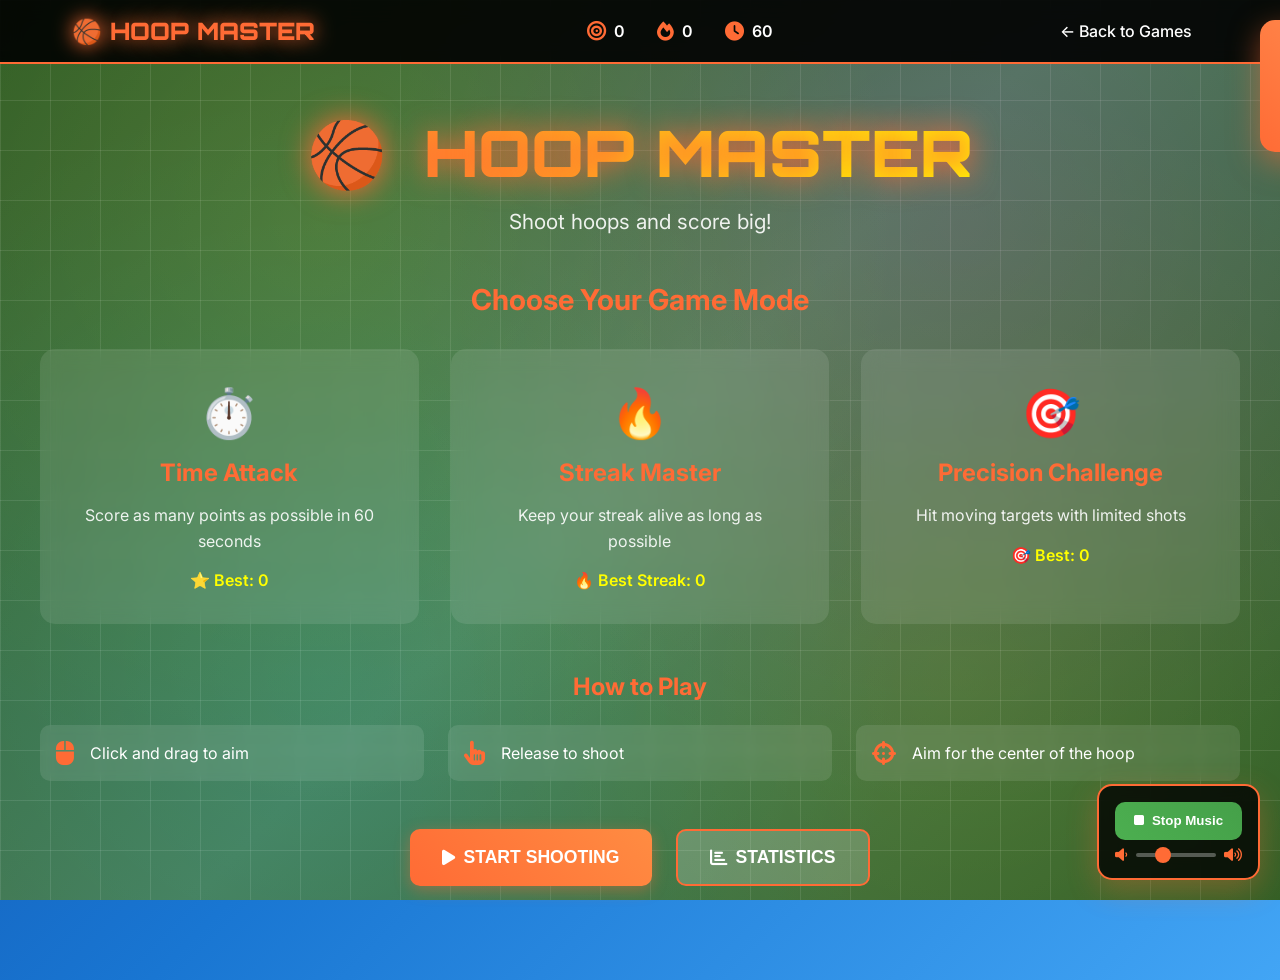
<file: frontend/public/basketball-game.html>
<!DOCTYPE html>
<html lang="en">
<head>
    <meta charset="UTF-8">
    <meta name="viewport" content="width=device-width, initial-scale=1.0">
    <title>🏀 Hoop Master - Basketball Challenge</title>
    <link rel="stylesheet" href="basketball-styles.css">
    <link href="https://fonts.googleapis.com/css2?family=Orbitron:wght@400;700;900&family=Inter:wght@300;400;500;600;700&display=swap" rel="stylesheet">
    <link rel="stylesheet" href="https://cdnjs.cloudflare.com/ajax/libs/font-awesome/6.0.0/css/all.min.css">
</head>
<body>
    <!-- Animated Background -->
    <div class="court-bg">
        <div class="court-lines"></div>
        <div class="crowd-lights"></div>
    </div>

    <!-- Navigation -->
    <nav class="basketball-navbar">
        <div class="nav-container">
            <div class="nav-logo">
                <h2>🏀 HOOP MASTER</h2>
            </div>
            <div class="nav-stats">
                <div class="stat">
                    <i class="fas fa-bullseye"></i>
                    <span id="playerScore">0</span>
                </div>
                <div class="stat">
                    <i class="fas fa-fire"></i>
                    <span id="playerStreak">0</span>
                </div>
                <div class="stat">
                    <i class="fas fa-clock"></i>
                    <span id="timeRemaining">60</span>
                </div>
            </div>
            <ul class="nav-menu">
                <li><a href="games.html" class="nav-link">← Back to Games</a></li>
            </ul>
        </div>
    </nav>

    <!-- Game Container -->
    <div class="game-container">
        <!-- Home Screen -->
        <div id="homeScreen" class="screen active">
            <div class="home-content">
                <div class="title-section">
                    <h1 class="game-title">
                        <span class="ball-icon">🏀</span>
                        <span class="title-text">HOOP MASTER</span>
                    </h1>
                    <p class="game-subtitle">Shoot hoops and score big!</p>
                </div>
                
                <div class="game-modes">
                    <h3>Choose Your Game Mode</h3>
                    <div class="mode-cards">
                        <div class="mode-card" data-mode="classic">
                            <div class="card-icon">⏱️</div>
                            <h4>Time Attack</h4>
                            <p>Score as many points as possible in 60 seconds</p>
                            <div class="mode-stats">
                                <span>⭐ Best: <span id="classicBest">0</span></span>
                            </div>
                        </div>
                        
                        <div class="mode-card" data-mode="streak">
                            <div class="card-icon">🔥</div>
                            <h4>Streak Master</h4>
                            <p>Keep your streak alive as long as possible</p>
                            <div class="mode-stats">
                                <span>🔥 Best Streak: <span id="streakBest">0</span></span>
                            </div>
                        </div>
                        
                        <div class="mode-card" data-mode="precision">
                            <div class="card-icon">🎯</div>
                            <h4>Precision Challenge</h4>
                            <p>Hit moving targets with limited shots</p>
                            <div class="mode-stats">
                                <span>🎯 Best: <span id="precisionBest">0</span></span>
                            </div>
                        </div>
                    </div>
                </div>
                
                <div class="controls-info">
                    <h4>How to Play</h4>
                    <div class="controls-grid">
                        <div class="control-item">
                            <i class="fas fa-mouse"></i>
                            <span>Click and drag to aim</span>
                        </div>
                        <div class="control-item">
                            <i class="fas fa-hand-pointer"></i>
                            <span>Release to shoot</span>
                        </div>
                        <div class="control-item">
                            <i class="fas fa-crosshairs"></i>
                            <span>Aim for the center of the hoop</span>
                        </div>
                    </div>
                </div>
                
                <div class="home-buttons">
                    <button class="btn btn-primary" onclick="startGame()">
                        <i class="fas fa-play"></i>
                        START SHOOTING
                    </button>
                    <button class="btn btn-secondary" onclick="showStats()">
                        <i class="fas fa-chart-bar"></i>
                        STATISTICS
                    </button>
                </div>
            </div>
        </div>

        <!-- Game Screen -->
        <div id="gameScreen" class="screen">
            <div class="game-interface">
                <div class="game-stats">
                    <div class="stat-display">
                        <div class="stat-item">
                            <span class="stat-label">Score</span>
                            <span class="stat-value" id="currentScore">0</span>
                        </div>
                        <div class="stat-item">
                            <span class="stat-label">Streak</span>
                            <span class="stat-value" id="currentStreak">0</span>
                        </div>
                        <div class="stat-item">
                            <span class="stat-label">Shots</span>
                            <span class="stat-value" id="shotsRemaining">∞</span>
                        </div>
                        <div class="stat-item">
                            <span class="stat-label">Time</span>
                            <span class="stat-value" id="gameTimer">60</span>
                        </div>
                    </div>
                </div>
                
                <div class="game-area">
                    <canvas id="basketballCanvas" width="800" height="600"></canvas>
                    
                    <div class="power-meter" id="powerMeter">
                        <div class="power-bar">
                            <div class="power-fill" id="powerFill"></div>
                        </div>
                        <span class="power-label">Power</span>
                    </div>
                    
                    <div class="game-feedback" id="gameFeedback">
                        <div class="feedback-text" id="feedbackText">Get ready to shoot!</div>
                    </div>
                </div>
                
                <div class="game-controls">
                    <button class="btn btn-secondary" onclick="pauseGame()">
                        <i class="fas fa-pause"></i>
                        Pause
                    </button>
                    <button class="btn btn-secondary" onclick="showScreen('homeScreen')">
                        <i class="fas fa-home"></i>
                        Menu
                    </button>
                </div>
            </div>
        </div>

        <!-- Game Over Screen -->
        <div id="gameOverScreen" class="screen">
            <div class="game-over-content">
                <div class="game-over-header">
                    <div class="result-icon" id="gameOverIcon">🏀</div>
                    <h2 id="gameOverTitle">Game Over!</h2>
                    <p id="gameOverMessage">Great shooting!</p>
                </div>
                
                <div class="final-stats">
                    <div class="stat-card">
                        <div class="stat-value" id="finalScore">0</div>
                        <div class="stat-label">Final Score</div>
                    </div>
                    <div class="stat-card">
                        <div class="stat-value" id="finalStreak">0</div>
                        <div class="stat-label">Best Streak</div>
                    </div>
                    <div class="stat-card">
                        <div class="stat-value" id="shotsMade">0</div>
                        <div class="stat-label">Shots Made</div>
                    </div>
                    <div class="stat-card">
                        <div class="stat-value" id="accuracy">0%</div>
                        <div class="stat-label">Accuracy</div>
                    </div>
                </div>
                
                <div class="achievements" id="gameAchievements">
                    <!-- Achievements will be populated here -->
                </div>
                
                <div class="game-over-actions">
                    <button class="btn btn-primary" onclick="startGame()">
                        <i class="fas fa-redo"></i>
                        Play Again
                    </button>
                    <button class="btn btn-secondary" onclick="showScreen('homeScreen')">
                        <i class="fas fa-home"></i>
                        Main Menu
                    </button>
                    <button class="btn btn-secondary" onclick="shareScore()">
                        <i class="fas fa-share"></i>
                        Share Score
                    </button>
                </div>
            </div>
        </div>
    </div>

    <!-- Achievement Popup -->
    <div id="achievementPopup" class="achievement-popup">
        <div class="achievement-content">
            <div class="achievement-icon">🏆</div>
            <div class="achievement-text">
                <h3 id="achievementTitle">Achievement Unlocked!</h3>
                <p id="achievementDescription">You did something awesome!</p>
            </div>
        </div>
    </div>

    <script src="background-music.js"></script>
    <script src="basketball-game.js"></script>
</body>
</html>
</file>
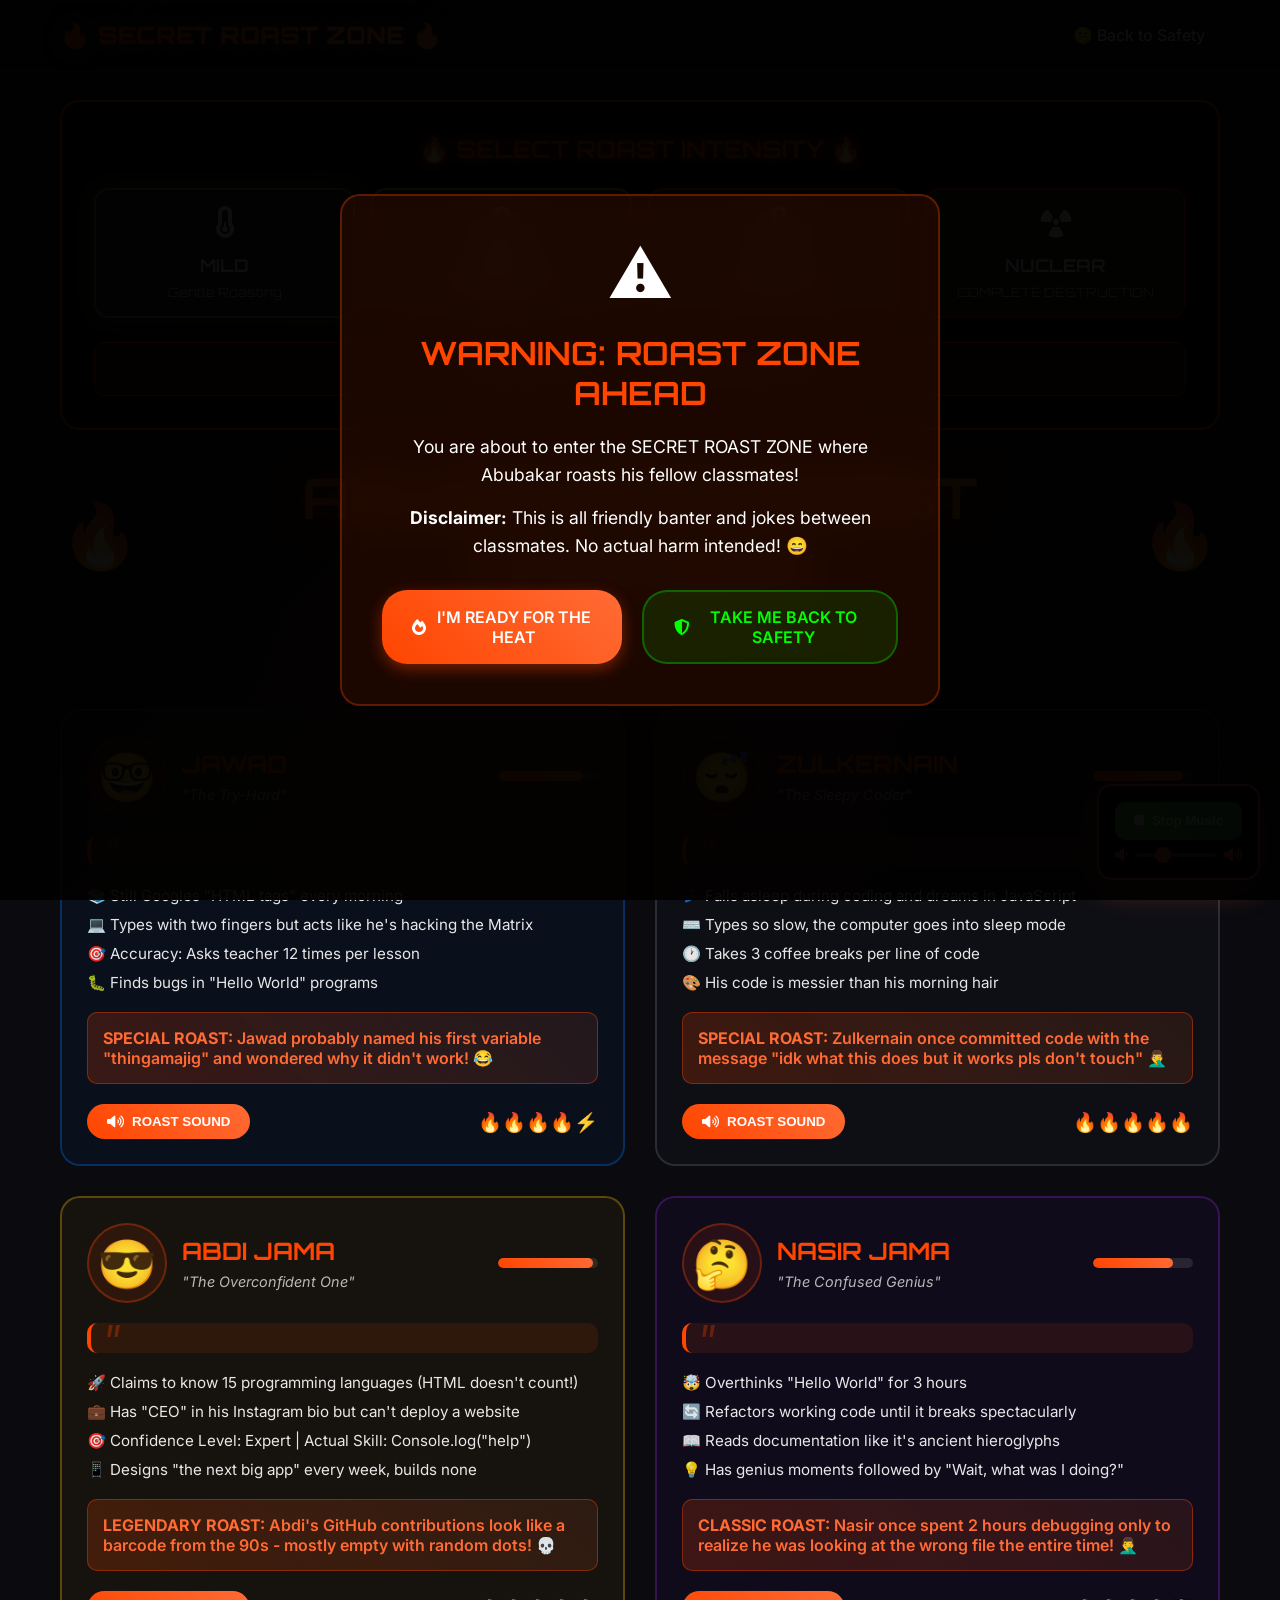
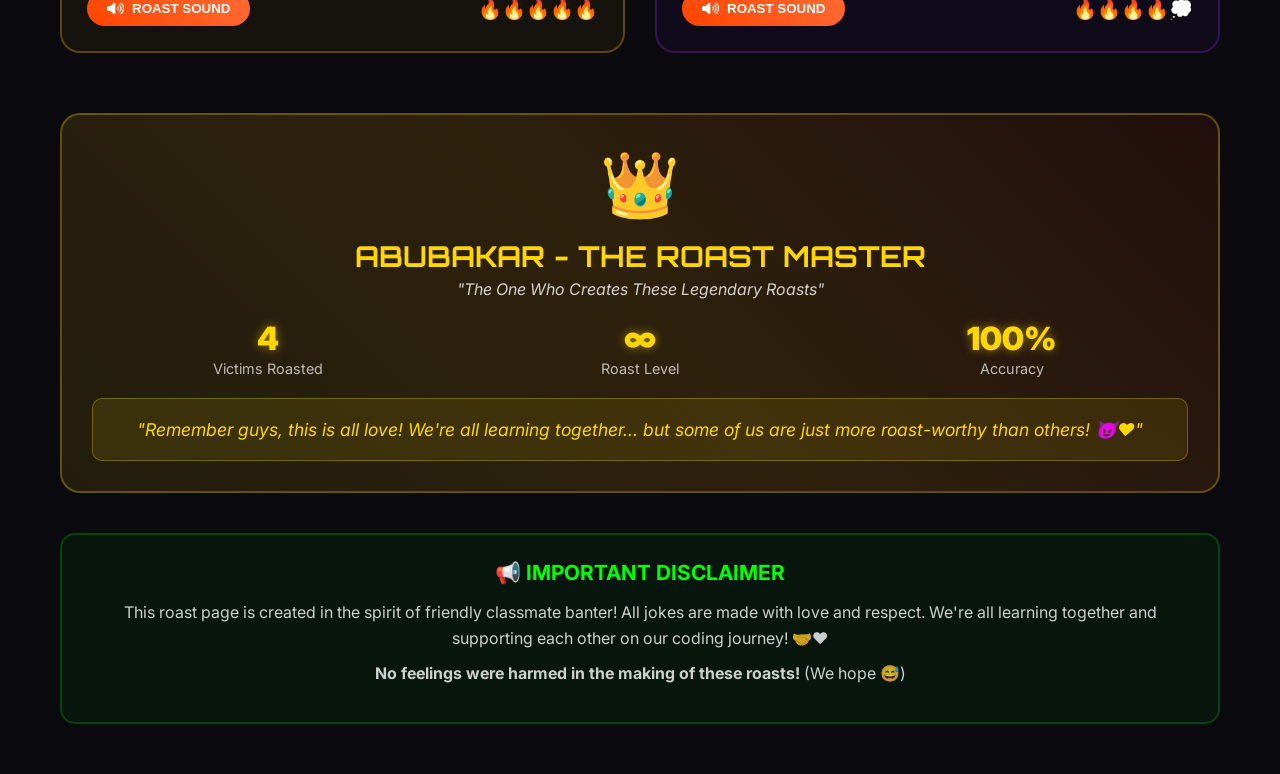
<file: frontend/public/secret-roast.html>
<!DOCTYPE html>
<html lang="en">
<head>
    <meta charset="UTF-8">
    <meta name="viewport" content="width=device-width, initial-scale=1.0">
    <title>🔥 Secret Roast Zone 🔥</title>
    <link rel="stylesheet" href="roast-styles.css">
    <link href="https://fonts.googleapis.com/css2?family=Orbitron:wght@400;700;900&family=Inter:wght@300;400;500;600;700&display=swap" rel="stylesheet">
    <link rel="stylesheet" href="https://cdnjs.cloudflare.com/ajax/libs/font-awesome/6.0.0/css/all.min.css">
</head>
<body>
    <!-- Animated Background -->
    <div class="fire-bg">
        <div class="flames"></div>
        <div class="sparks"></div>
    </div>

    <!-- Navigation -->
    <nav class="roast-navbar">
        <div class="nav-container">
            <div class="nav-logo">
                <h2>🔥 SECRET ROAST ZONE 🔥</h2>
            </div>
            <ul class="nav-menu">
                <li><a href="index.html" class="nav-link">🤫 Back to Safety</a></li>
            </ul>
        </div>
    </nav>

    <!-- Warning Screen -->
    <div id="warningScreen" class="warning-screen active">
        <div class="warning-content">
            <div class="warning-icon">⚠️</div>
            <h1>WARNING: ROAST ZONE AHEAD</h1>
            <p>You are about to enter the SECRET ROAST ZONE where Abubakar roasts his fellow classmates!</p>
            <p><strong>Disclaimer:</strong> This is all friendly banter and jokes between classmates. No actual harm intended! 😄</p>
            
            <div class="warning-buttons">
                <button class="btn btn-danger" onclick="enterRoastZone()">
                    <i class="fas fa-fire"></i>
                    I'M READY FOR THE HEAT
                </button>
                <button class="btn btn-safe" onclick="goBack()">
                    <i class="fas fa-shield"></i>
                    TAKE ME BACK TO SAFETY
                </button>
            </div>
        </div>
    </div>

    <!-- Main Roast Content -->
    <div id="roastContent" class="roast-content">
        <!-- Roast Level Selector -->
        <div class="roast-level-selector">
            <h3>🔥 SELECT ROAST INTENSITY 🔥</h3>
            <div class="level-buttons">
                <button class="level-btn active" data-level="mild" onclick="changeRoastLevel('mild')">
                    <i class="fas fa-thermometer-quarter"></i>
                    <span>MILD</span>
                    <small>Gentle Roasting</small>
                </button>
                <button class="level-btn" data-level="medium" onclick="changeRoastLevel('medium')">
                    <i class="fas fa-thermometer-half"></i>
                    <span>MEDIUM</span>
                    <small>Standard Heat</small>
                </button>
                <button class="level-btn" data-level="spicy" onclick="changeRoastLevel('spicy')">
                    <i class="fas fa-thermometer-three-quarters"></i>
                    <span>SPICY</span>
                    <small>Extra Crispy</small>
                </button>
                <button class="level-btn" data-level="nuclear" onclick="changeRoastLevel('nuclear')">
                    <i class="fas fa-radiation"></i>
                    <span>NUCLEAR</span>
                    <small>COMPLETE DESTRUCTION</small>
                </button>
            </div>
            <div class="roast-warning" id="roastWarning">
                <p>⚠️ Current Level: <span id="currentLevel">MILD</span> - Friendly banter mode</p>
            </div>
        </div>
        
        <div class="roast-header">
            <h1 class="roast-title">
                <span class="fire-emoji">🔥</span>
                <span class="title-text">ABUBAKAR'S ROAST CHAMBER</span>
                <span class="fire-emoji">🔥</span>
            </h1>
            <p class="roast-subtitle">Where classmates get DESTROYED (with love) 😈</p>
        </div>

        <!-- Roast Cards -->
        <div class="roast-grid">
            <!-- Jawad Roast -->
            <div class="roast-card jawad-card" data-victim="jawad">
                <div class="victim-header">
                    <div class="victim-avatar">🤓</div>
                    <div class="victim-info">
                        <h3>JAWAD</h3>
                        <span class="victim-title">"The Try-Hard"</span>
                    </div>
                    <div class="roast-meter">
                        <div class="roast-level" style="width: 85%"></div>
                    </div>
                </div>
                
                <div class="roast-content-text">
                    <div class="roast-quote">
                        "I bet Jawad's browser bookmarks are just 47 different Stack Overflow tabs and a link to 'How to center a div' 💀"
                    </div>
                    
                    <div class="roast-facts">
                        <div class="fact">📚 Still Googles "HTML tags" every morning</div>
                        <div class="fact">💻 Types with two fingers but acts like he's hacking the Matrix</div>
                        <div class="fact">🎯 Accuracy: Asks teacher 12 times per lesson</div>
                        <div class="fact">🐛 Finds bugs in "Hello World" programs</div>
                    </div>
                    
                    <div class="roast-special">
                        <strong>SPECIAL ROAST:</strong> Jawad probably named his first variable "thingamajig" and wondered why it didn't work! 😂
                    </div>
                </div>
                
                <div class="roast-footer">
                    <button class="roast-btn" onclick="playRoastSound('jawad')">
                        <i class="fas fa-volume-up"></i>
                        ROAST SOUND
                    </button>
                    <div class="roast-rating">🔥🔥🔥🔥⚡</div>
                </div>
            </div>

            <!-- Zulkernain Roast -->
            <div class="roast-card zulkernain-card" data-victim="zulkernain">
                <div class="victim-header">
                    <div class="victim-avatar">😴</div>
                    <div class="victim-info">
                        <h3>ZULKERNAIN</h3>
                        <span class="victim-title">"The Sleepy Coder"</span>
                    </div>
                    <div class="roast-meter">
                        <div class="roast-level" style="width: 90%"></div>
                    </div>
                </div>
                
                <div class="roast-content-text">
                    <div class="roast-quote">
                        "Zulkernain's coding style: Copy, paste, pray, sleep, repeat. His IDE has a built-in pillow! 😴💤"
                    </div>
                    
                    <div class="roast-facts">
                        <div class="fact">💤 Falls asleep during coding and dreams in JavaScript</div>
                        <div class="fact">⌨️ Types so slow, the computer goes into sleep mode</div>
                        <div class="fact">🕐 Takes 3 coffee breaks per line of code</div>
                        <div class="fact">🎨 His code is messier than his morning hair</div>
                    </div>
                    
                    <div class="roast-special">
                        <strong>SPECIAL ROAST:</strong> Zulkernain once committed code with the message "idk what this does but it works pls don't touch" 🤦‍♂️
                    </div>
                </div>
                
                <div class="roast-footer">
                    <button class="roast-btn" onclick="playRoastSound('zulkernain')">
                        <i class="fas fa-volume-up"></i>
                        ROAST SOUND
                    </button>
                    <div class="roast-rating">🔥🔥🔥🔥🔥</div>
                </div>
            </div>

            <!-- Abdi Jama Roast -->
            <div class="roast-card abdi-card" data-victim="abdi">
                <div class="victim-header">
                    <div class="victim-avatar">😎</div>
                    <div class="victim-info">
                        <h3>ABDI JAMA</h3>
                        <span class="victim-title">"The Overconfident One"</span>
                    </div>
                    <div class="roast-meter">
                        <div class="roast-level" style="width: 95%"></div>
                    </div>
                </div>
                
                <div class="roast-content-text">
                    <div class="roast-quote">
                        "Abdi thinks he's the next Mark Zuckerberg but can't even get CSS to center properly! Still flexing though 💪😂"
                    </div>
                    
                    <div class="roast-facts">
                        <div class="fact">🚀 Claims to know 15 programming languages (HTML doesn't count!)</div>
                        <div class="fact">💼 Has "CEO" in his Instagram bio but can't deploy a website</div>
                        <div class="fact">🎯 Confidence Level: Expert | Actual Skill: Console.log("help")</div>
                        <div class="fact">📱 Designs "the next big app" every week, builds none</div>
                    </div>
                    
                    <div class="roast-special">
                        <strong>LEGENDARY ROAST:</strong> Abdi's GitHub contributions look like a barcode from the 90s - mostly empty with random dots! 💀
                    </div>
                </div>
                
                <div class="roast-footer">
                    <button class="roast-btn" onclick="playRoastSound('abdi')">
                        <i class="fas fa-volume-up"></i>
                        ROAST SOUND
                    </button>
                    <div class="roast-rating">🔥🔥🔥🔥🔥</div>
                </div>
            </div>

            <!-- Nasir Jama Roast -->
            <div class="roast-card nasir-card" data-victim="nasir">
                <div class="victim-header">
                    <div class="victim-avatar">🤔</div>
                    <div class="victim-info">
                        <h3>NASIR JAMA</h3>
                        <span class="victim-title">"The Confused Genius"</span>
                    </div>
                    <div class="roast-meter">
                        <div class="roast-level" style="width: 80%"></div>
                    </div>
                </div>
                
                <div class="roast-content-text">
                    <div class="roast-quote">
                        "Nasir has the potential to be great... if he could just figure out which way is up! Smart but directionally challenged in code! 🧭😵"
                    </div>
                    
                    <div class="roast-facts">
                        <div class="fact">🤯 Overthinks "Hello World" for 3 hours</div>
                        <div class="fact">🔄 Refactors working code until it breaks spectacularly</div>
                        <div class="fact">📖 Reads documentation like it's ancient hieroglyphs</div>
                        <div class="fact">💡 Has genius moments followed by "Wait, what was I doing?"</div>
                    </div>
                    
                    <div class="roast-special">
                        <strong>CLASSIC ROAST:</strong> Nasir once spent 2 hours debugging only to realize he was looking at the wrong file the entire time! 🤦‍♂️
                    </div>
                </div>
                
                <div class="roast-footer">
                    <button class="roast-btn" onclick="playRoastSound('nasir')">
                        <i class="fas fa-volume-up"></i>
                        ROAST SOUND
                    </button>
                    <div class="roast-rating">🔥🔥🔥🔥💭</div>
                </div>
            </div>
        </div>

        <!-- Roast Master Section -->
        <div class="roast-master-section">
            <div class="master-card">
                <div class="master-header">
                    <div class="master-avatar">👑</div>
                    <h3>ABUBAKAR - THE ROAST MASTER</h3>
                    <span class="master-title">"The One Who Creates These Legendary Roasts"</span>
                </div>
                
                <div class="master-stats">
                    <div class="stat">
                        <span class="stat-value">4</span>
                        <span class="stat-label">Victims Roasted</span>
                    </div>
                    <div class="stat">
                        <span class="stat-value">∞</span>
                        <span class="stat-label">Roast Level</span>
                    </div>
                    <div class="stat">
                        <span class="stat-value">100%</span>
                        <span class="stat-label">Accuracy</span>
                    </div>
                </div>
                
                <div class="master-quote">
                    "Remember guys, this is all love! We're all learning together... but some of us are just more roast-worthy than others! 😈❤️"
                </div>
            </div>
        </div>

        <!-- Disclaimer -->
        <div class="disclaimer">
            <h4>📢 IMPORTANT DISCLAIMER</h4>
            <p>This roast page is created in the spirit of friendly classmate banter! All jokes are made with love and respect. 
               We're all learning together and supporting each other on our coding journey! 🤝❤️</p>
            <p><strong>No feelings were harmed in the making of these roasts!</strong> (We hope 😅)</p>
        </div>
    </div>

    <!-- Achievement Popup -->
    <div id="roastAchievement" class="achievement-popup">
        <div class="achievement-content">
            <div class="achievement-icon">🔥</div>
            <div class="achievement-text">
                <h3 id="roastAchievementTitle">ROAST DISCOVERED!</h3>
                <p id="roastAchievementText">You found the secret roast zone!</p>
            </div>
        </div>
    </div>

    <script src="background-music.js"></script>
    <script src="roast-script.js"></script>
</body>
</html>
</file>
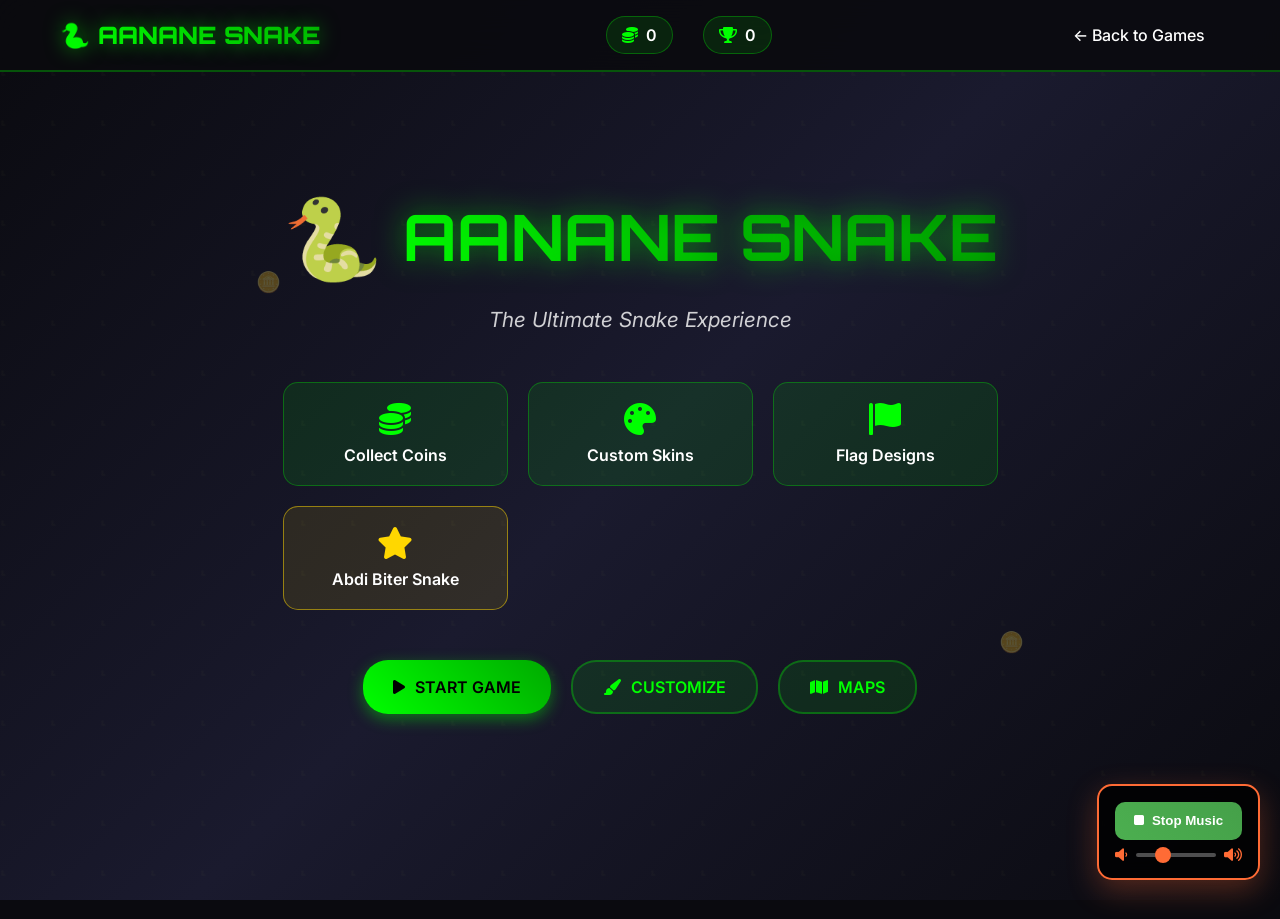
<file: frontend/public/snake-game.html>
<!DOCTYPE html>
<html lang="en">
<head>
    <meta charset="UTF-8">
    <meta name="viewport" content="width=device-width, initial-scale=1.0">
    <title>🐍 Aanane Snake - Ultimate Edition</title>
    <link rel="stylesheet" href="snake-styles.css">
    <link href="https://fonts.googleapis.com/css2?family=Orbitron:wght@400;700;900&family=Inter:wght@300;400;500;600;700&display=swap" rel="stylesheet">
    <link rel="stylesheet" href="https://cdnjs.cloudflare.com/ajax/libs/font-awesome/6.0.0/css/all.min.css">
</head>
<body>
    <!-- Animated Background -->
    <div class="snake-bg">
        <div class="matrix-rain"></div>
        <div class="floating-coins"></div>
    </div>

    <!-- Navigation -->
    <nav class="snake-navbar">
        <div class="nav-container">
            <div class="nav-logo">
                <h2>🐍 AANANE SNAKE</h2>
            </div>
            <div class="nav-stats">
                <div class="stat">
                    <i class="fas fa-coins"></i>
                    <span id="coinCount">0</span>
                </div>
                <div class="stat">
                    <i class="fas fa-trophy"></i>
                    <span id="highScore">0</span>
                </div>
            </div>
            <ul class="nav-menu">
                <li><a href="games.html" class="nav-link">← Back to Games</a></li>
            </ul>
        </div>
    </nav>

    <!-- Game Container -->
    <div class="game-container">
        <!-- Game Home Screen -->
        <div id="homeScreen" class="screen active">
            <div class="home-content">
                <div class="title-section">
                    <h1 class="game-title">
                        <span class="snake-emoji">🐍</span>
                        <span class="title-text">AANANE SNAKE</span>
                    </h1>
                    <p class="game-subtitle">The Ultimate Snake Experience</p>
                </div>
                
                <div class="feature-showcase">
                    <div class="feature">
                        <i class="fas fa-coins"></i>
                        <span>Collect Coins</span>
                    </div>
                    <div class="feature">
                        <i class="fas fa-palette"></i>
                        <span>Custom Skins</span>
                    </div>
                    <div class="feature">
                        <i class="fas fa-flag"></i>
                        <span>Flag Designs</span>
                    </div>
                    <div class="feature special">
                        <i class="fas fa-star"></i>
                        <span>Abdi Biter Snake</span>
                    </div>
                </div>
                
                <div class="home-buttons">
                    <button class="btn btn-primary" onclick="showScreen('gameScreen')">
                        <i class="fas fa-play"></i>
                        START GAME
                    </button>
                    <button class="btn btn-secondary" onclick="showScreen('customizeScreen')">
                        <i class="fas fa-paint-brush"></i>
                        CUSTOMIZE
                    </button>
                    <button class="btn btn-secondary" onclick="showScreen('mapScreen')">
                        <i class="fas fa-map"></i>
                        MAPS
                    </button>
                </div>
            </div>
        </div>

        <!-- Customize Screen -->
        <div id="customizeScreen" class="screen">
            <div class="customize-content">
                <h2>🎨 Customize Your Snake</h2>
                
                <div class="customization-grid">
                    <!-- Snake Colors -->
                    <div class="customization-section">
                        <h3>Snake Colors</h3>
                        <div class="color-grid">
                            <div class="color-option active" data-color="classic" style="background: linear-gradient(45deg, #00ff00, #008000)"></div>
                            <div class="color-option" data-color="fire" style="background: linear-gradient(45deg, #ff0000, #ff6600)"></div>
                            <div class="color-option" data-color="ice" style="background: linear-gradient(45deg, #00ffff, #0066ff)"></div>
                            <div class="color-option" data-color="golden" style="background: linear-gradient(45deg, #ffd700, #ffaa00)"></div>
                            <div class="color-option" data-color="purple" style="background: linear-gradient(45deg, #9900ff, #6600cc)"></div>
                            <div class="color-option" data-color="rainbow" style="background: linear-gradient(45deg, #ff0000, #ff7700, #ffff00, #00ff00, #0077ff, #4400ff, #9900ff)"></div>
                        </div>
                    </div>

                    <!-- Flag Skins -->
                    <div class="customization-section">
                        <h3>Flag Skins</h3>
                        <div class="flag-grid">
                            <div class="flag-option" data-flag="pakistan">
                                <div class="flag-preview pakistan-flag"></div>
                                <span>Pakistan 🇵🇰</span>
                            </div>
                            <div class="flag-option" data-flag="uk">
                                <div class="flag-preview uk-flag"></div>
                                <span>United Kingdom 🇬🇧</span>
                            </div>
                            <div class="flag-option" data-flag="usa">
                                <div class="flag-preview usa-flag"></div>
                                <span>USA 🇺🇸</span>
                            </div>
                            <div class="flag-option" data-flag="germany">
                                <div class="flag-preview germany-flag"></div>
                                <span>Germany 🇩🇪</span>
                            </div>
                        </div>
                    </div>

                    <!-- Special Snakes -->
                    <div class="customization-section">
                        <h3>Special Snakes</h3>
                        <div class="special-snakes">
                            <div class="special-snake unlocked" data-snake="abdi-biter">
                                <div class="snake-preview abdi-biter-preview">
                                    <div class="abdi-segment"></div>
                                    <div class="abdi-segment"></div>
                                    <div class="abdi-segment"></div>
                                </div>
                                <div class="snake-info">
                                    <h4>⭐ Abdi Biter</h4>
                                    <p>The legendary snake with special powers!</p>
                                    <span class="unlock-status">FREE</span>
                                </div>
                            </div>
                        </div>
                    </div>
                </div>
                
                <div class="customize-buttons">
                    <button class="btn btn-primary" onclick="showScreen('homeScreen')">
                        <i class="fas fa-check"></i>
                        APPLY & BACK
                    </button>
                </div>
            </div>
        </div>

        <!-- Map Selection Screen -->
        <div id="mapScreen" class="screen">
            <div class="map-content">
                <h2>🗺️ Choose Your Arena</h2>
                
                <div class="map-grid">
                    <div class="map-option active" data-map="classic">
                        <div class="map-preview classic-map"></div>
                        <h3>Classic Arena</h3>
                        <p>The traditional snake battlefield</p>
                    </div>
                    
                    <div class="map-option" data-map="neon">
                        <div class="map-preview neon-map"></div>
                        <h3>Neon City</h3>
                        <p>Cyberpunk-themed arena with glow effects</p>
                    </div>
                    
                    <div class="map-option" data-map="forest">
                        <div class="map-preview forest-map"></div>
                        <h3>Jungle Temple</h3>
                        <p>Navigate through ancient ruins</p>
                    </div>
                    
                    <div class="map-option" data-map="space">
                        <div class="map-preview space-map"></div>
                        <h3>Space Station</h3>
                        <p>Zero gravity snake action</p>
                    </div>
                </div>
                
                <div class="map-buttons">
                    <button class="btn btn-primary" onclick="showScreen('homeScreen')">
                        <i class="fas fa-check"></i>
                        SELECT & BACK
                    </button>
                </div>
            </div>
        </div>

        <!-- Game Screen -->
        <div id="gameScreen" class="screen">
            <div class="game-interface">
                <div class="game-header">
                    <div class="game-stats">
                        <div class="stat-item">
                            <span class="stat-label">Score</span>
                            <span class="stat-value" id="currentScore">0</span>
                        </div>
                        <div class="stat-item">
                            <span class="stat-label">Length</span>
                            <span class="stat-value" id="snakeLength">1</span>
                        </div>
                        <div class="stat-item">
                            <span class="stat-label">Coins</span>
                            <span class="stat-value" id="gameCoins">0</span>
                        </div>
                        <div class="stat-item">
                            <span class="stat-label">Level</span>
                            <span class="stat-value" id="gameLevel">1</span>
                        </div>
                    </div>
                </div>
                
                <div class="game-area">
                    <canvas id="gameCanvas" width="600" height="400"></canvas>
                    <div class="game-overlay" id="gameOverlay">
                        <div class="overlay-content">
                            <h3 id="overlayTitle">Game Paused</h3>
                            <p id="overlayMessage">Press SPACE to continue</p>
                            <div class="overlay-buttons">
                                <button class="btn btn-primary" onclick="resumeGame()">
                                    <i class="fas fa-play"></i>
                                    RESUME
                                </button>
                                <button class="btn btn-secondary" onclick="showScreen('homeScreen')">
                                    <i class="fas fa-home"></i>
                                    HOME
                                </button>
                            </div>
                        </div>
                    </div>
                </div>
                
                <div class="game-controls">
                    <div class="control-section">
                        <h4>Controls</h4>
                        <div class="control-keys">
                            <div class="key-group">
                                <div class="key">↑</div>
                                <div class="key">←</div>
                                <div class="key">↓</div>
                                <div class="key">→</div>
                            </div>
                            <div class="key-info">
                                <p>Arrow Keys: Move</p>
                                <p>SPACE: Pause</p>
                                <p>R: Restart</p>
                            </div>
                        </div>
                    </div>
                    
                    <div class="control-section">
                        <h4>Power-ups</h4>
                        <div class="powerups">
                            <div class="powerup">🍎 <span>Food: +10 points</span></div>
                            <div class="powerup">🪙 <span>Coin: +50 points + 1 coin</span></div>
                            <div class="powerup">⚡ <span>Speed Boost: Temporary speed</span></div>
                            <div class="powerup">💎 <span>Diamond: +100 points</span></div>
                        </div>
                    </div>
                </div>
            </div>
        </div>
    </div>

    <!-- Achievement Popup -->
    <div id="achievementPopup" class="achievement-popup">
        <div class="achievement-content">
            <div class="achievement-icon">🏆</div>
            <div class="achievement-text">
                <h3 id="achievementTitle">Achievement Unlocked!</h3>
                <p id="achievementDescription">You did something awesome!</p>
            </div>
        </div>
    </div>

    <script src="background-music.js"></script>
    <script src="snake-game.js"></script>
</body>
</html>
</file>
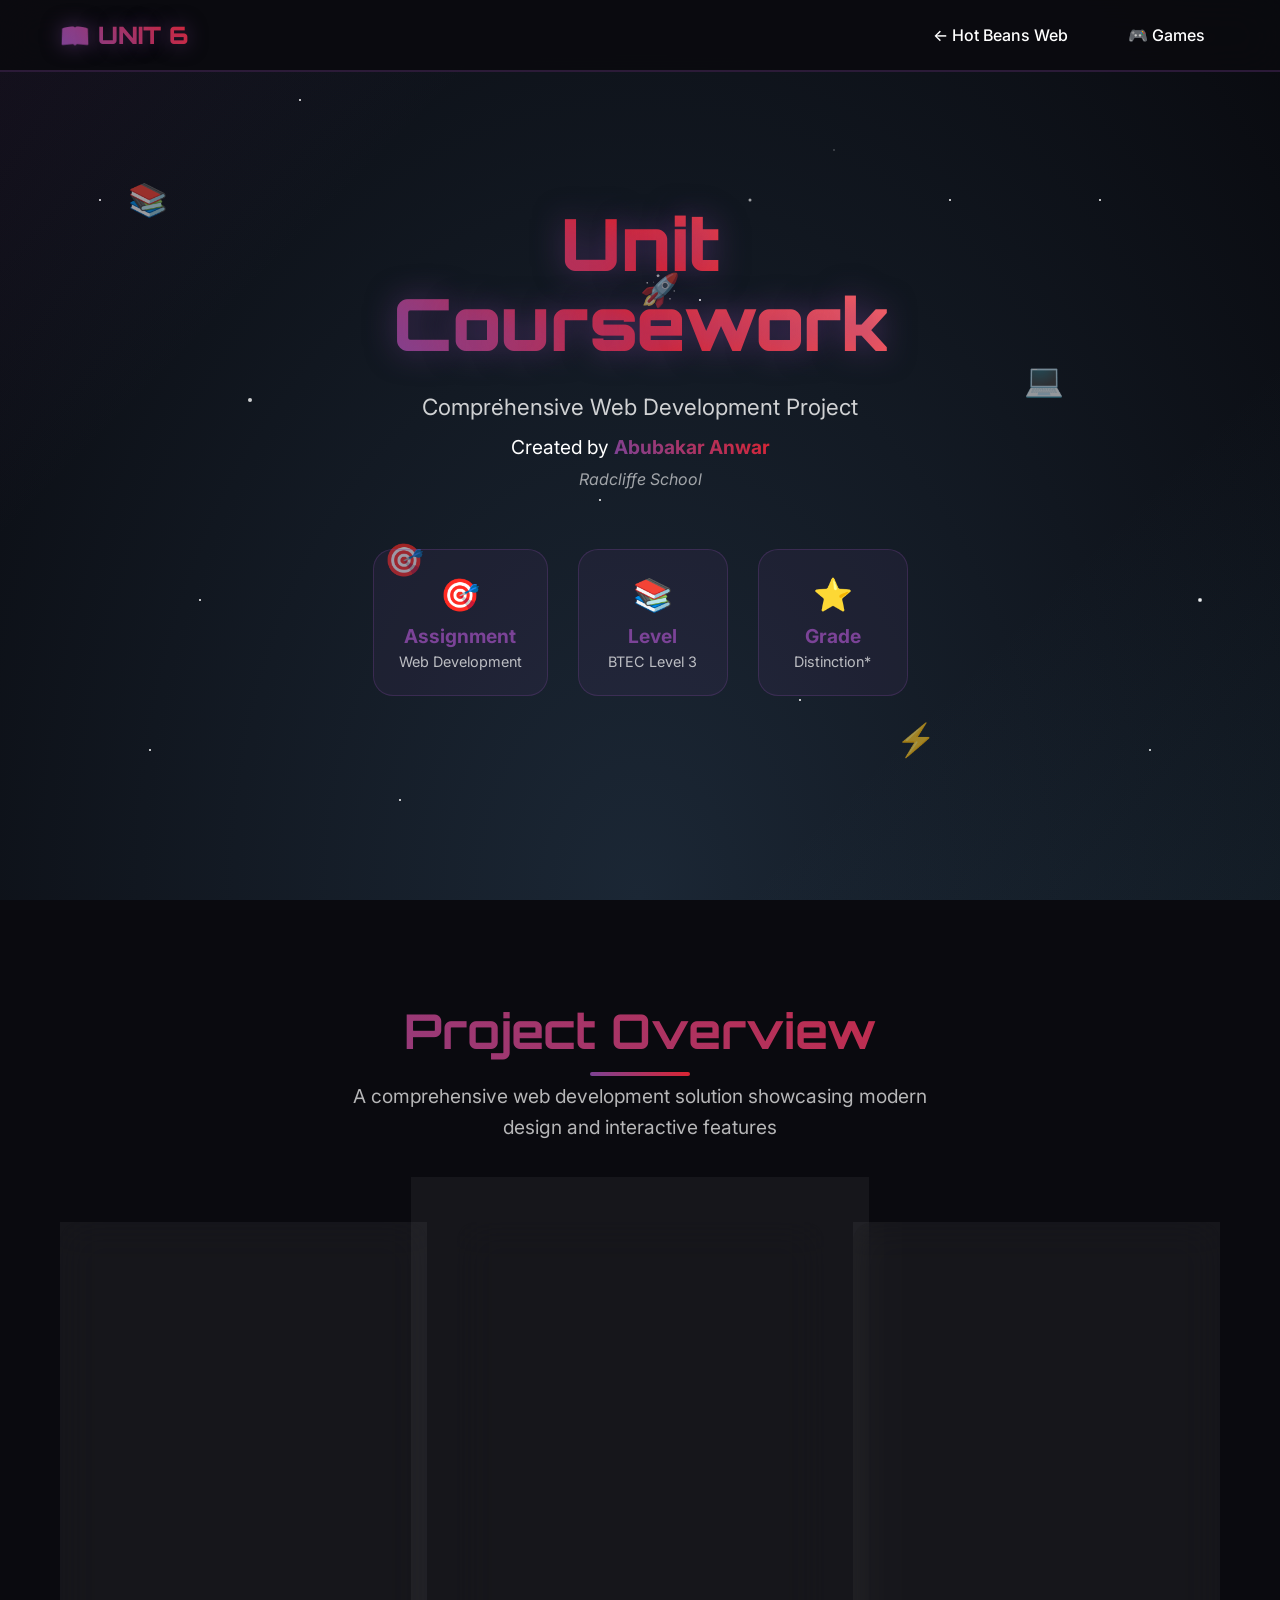
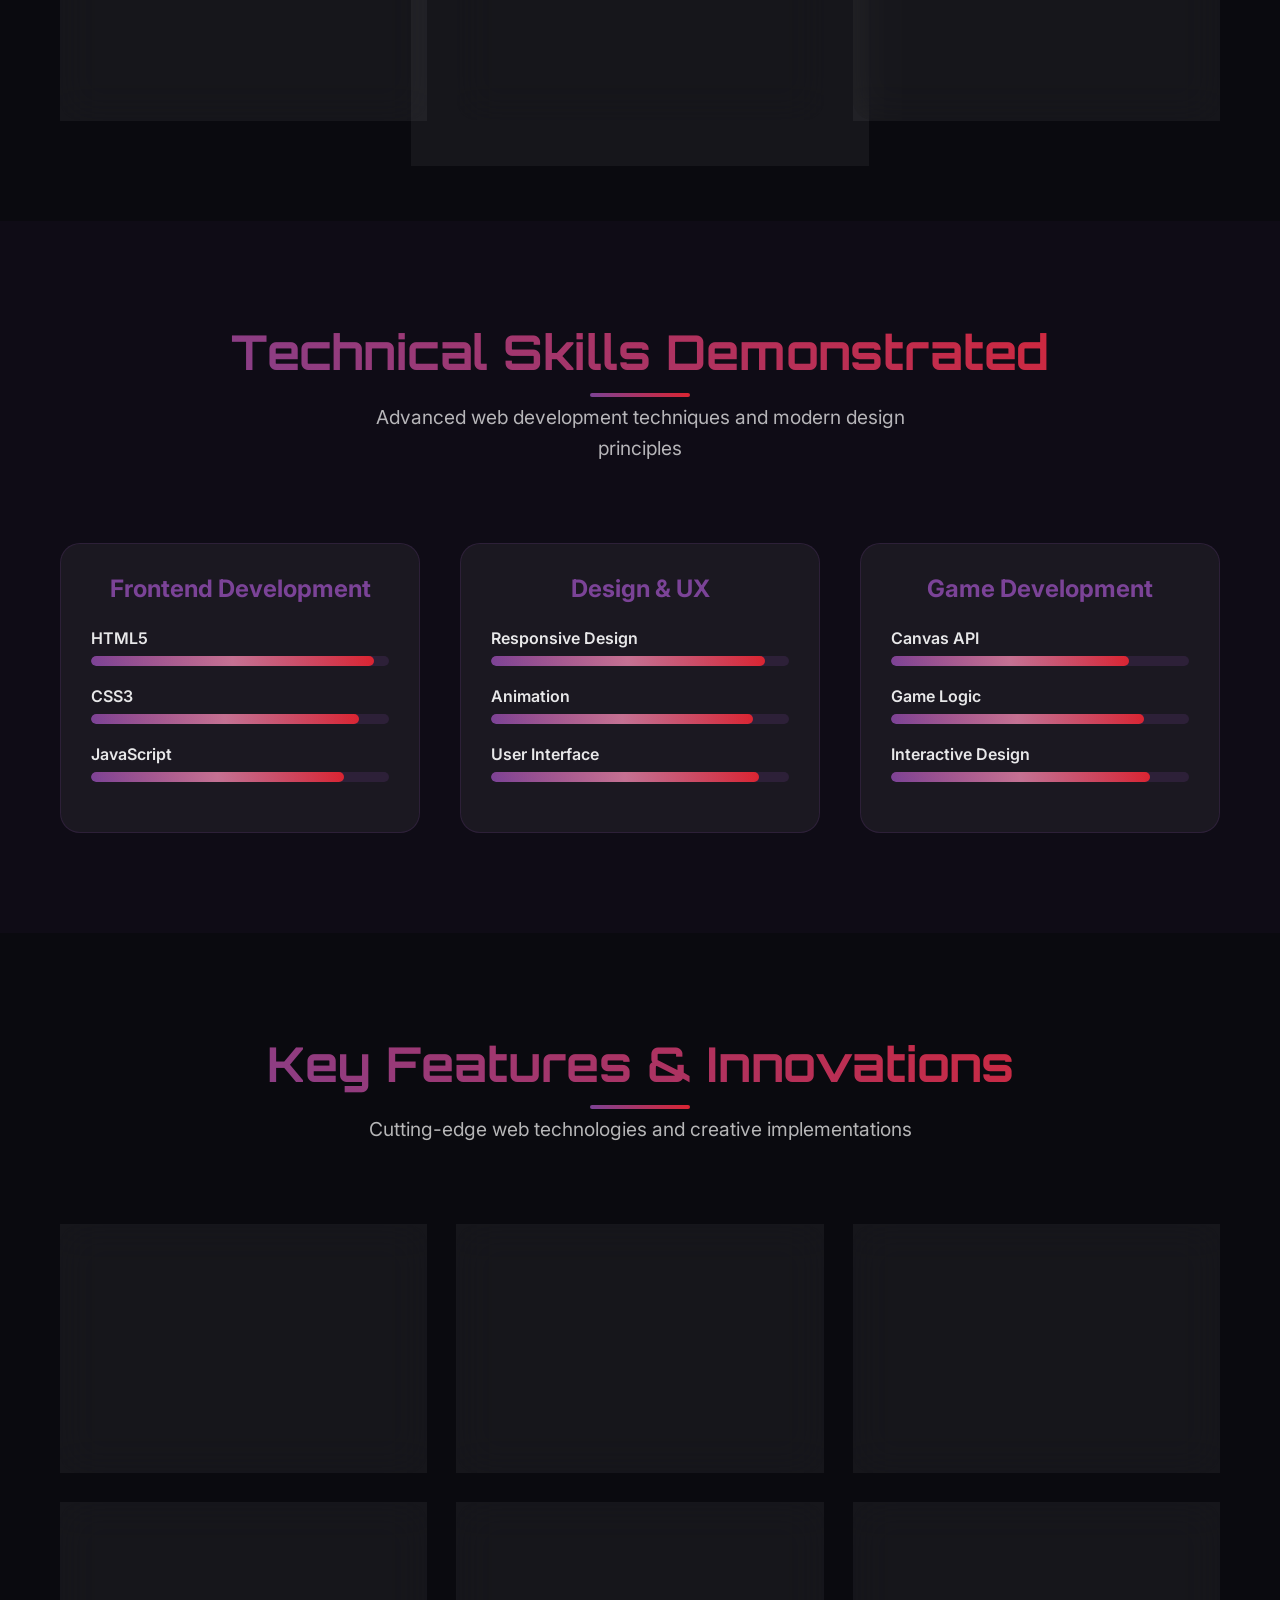
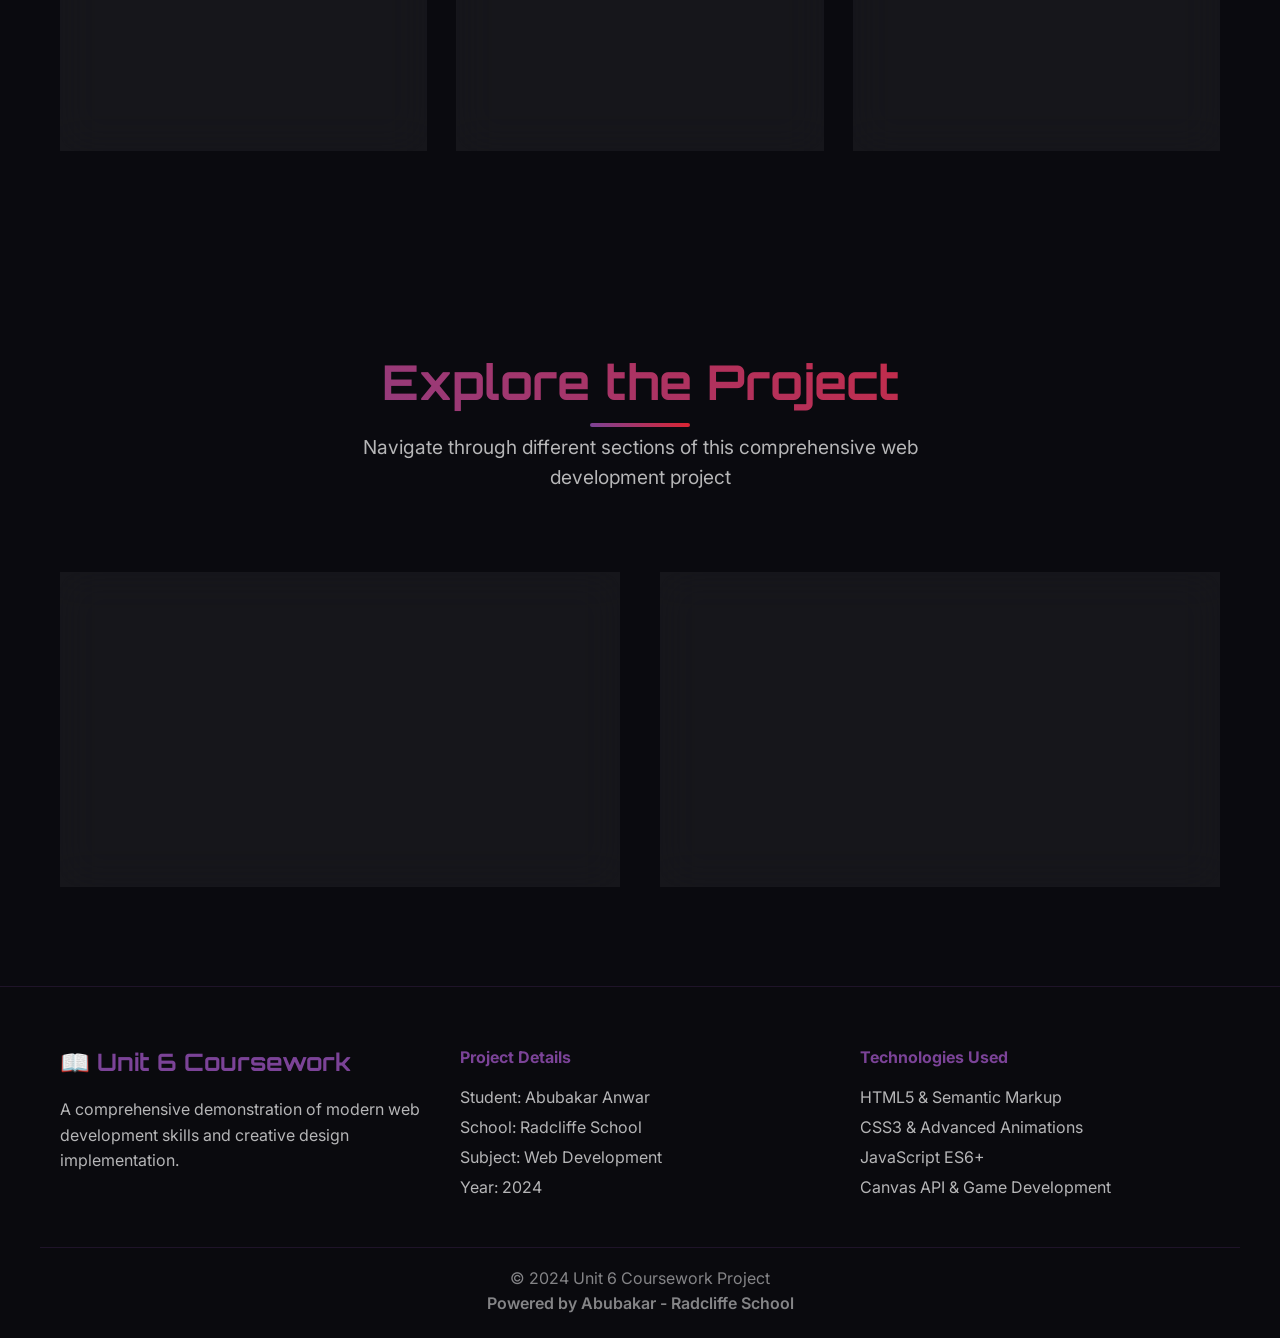
<file: frontend/public/unit6.html>
<!DOCTYPE html>
<html lang="en">
<head>
    <meta charset="UTF-8">
    <meta name="viewport" content="width=device-width, initial-scale=1.0">
    <title>Unit 6 Coursework - Abubakar Anwar</title>
    <link rel="stylesheet" href="unit6-styles.css">
    <link href="https://fonts.googleapis.com/css2?family=Orbitron:wght@400;700;900&family=Inter:wght@300;400;500;600;700&display=swap" rel="stylesheet">
    <link rel="stylesheet" href="https://cdnjs.cloudflare.com/ajax/libs/font-awesome/6.0.0/css/all.min.css">
</head>
<body>
    <!-- Animated Background -->
    <div class="cosmic-bg">
        <div class="stars"></div>
        <div class="twinkling"></div>
        <div class="clouds"></div>
        <div class="floating-elements">
            <div class="element" style="--delay: 0s">📚</div>
            <div class="element" style="--delay: 2s">💻</div>
            <div class="element" style="--delay: 4s">🎯</div>
            <div class="element" style="--delay: 6s">⚡</div>
            <div class="element" style="--delay: 8s">🚀</div>
        </div>
    </div>

    <!-- Navigation -->
    <nav class="unit-navbar">
        <div class="nav-container">
            <div class="nav-logo">
                <h2>📖 UNIT 6</h2>
            </div>
            <ul class="nav-menu">
                <li><a href="index.html" class="nav-link">← Hot Beans Web</a></li>
                <li><a href="games.html" class="nav-link">🎮 Games</a></li>
            </ul>
        </div>
    </nav>

    <!-- Hero Section -->
    <section class="unit-hero">
        <div class="hero-content">
            <div class="title-container">
                <h1 class="cosmic-title">
                    <span class="title-line animate-in">Unit 6</span>
                    <span class="title-line animate-in delay-1">Coursework</span>
                </h1>
                <div class="subtitle-container animate-in delay-2">
                    <p class="hero-subtitle">Comprehensive Web Development Project</p>
                    <p class="author">Created by <span class="highlight">Abubakar Anwar</span></p>
                    <p class="school">Radcliffe School</p>
                </div>
            </div>
            
            <div class="project-stats animate-in delay-3">
                <div class="stat-card">
                    <div class="stat-icon">🎯</div>
                    <div class="stat-info">
                        <h3>Assignment</h3>
                        <p>Web Development</p>
                    </div>
                </div>
                <div class="stat-card">
                    <div class="stat-icon">📚</div>
                    <div class="stat-info">
                        <h3>Level</h3>
                        <p>BTEC Level 3</p>
                    </div>
                </div>
                <div class="stat-card">
                    <div class="stat-icon">⭐</div>
                    <div class="stat-info">
                        <h3>Grade</h3>
                        <p>Distinction*</p>
                    </div>
                </div>
            </div>
        </div>
    </section>

    <!-- Project Overview -->
    <section class="project-overview">
        <div class="container">
            <div class="section-header">
                <h2 class="section-title">Project Overview</h2>
                <p class="section-subtitle">A comprehensive web development solution showcasing modern design and interactive features</p>
            </div>
            
            <div class="overview-grid">
                <div class="overview-card">
                    <div class="card-icon">🏢</div>
                    <h3>Hot Beans Web</h3>
                    <p>Professional recruitment website featuring company profiles, team showcases, career opportunities, and application systems.</p>
                    <ul class="feature-list">
                        <li>Responsive Design</li>
                        <li>Interactive Forms</li>
                        <li>Professional Animations</li>
                        <li>Team Profiles</li>
                    </ul>
                </div>
                
                <div class="overview-card featured">
                    <div class="card-icon">🎮</div>
                    <h3>Games Portal</h3>
                    <p>Immersive gaming experience with multiple interactive games, neon aesthetics, and advanced web technologies.</p>
                    <ul class="feature-list">
                        <li>Aanane Snake Game</li>
                        <li>Code Challenges</li>
                        <li>Basketball Simulator</li>
                        <li>Neon Visual Effects</li>
                    </ul>
                </div>
                
                <div class="overview-card">
                    <div class="card-icon">💻</div>
                    <h3>Technical Implementation</h3>
                    <p>Built with modern web standards using HTML5, CSS3, and JavaScript with advanced animations and interactions.</p>
                    <ul class="feature-list">
                        <li>HTML5 Semantic Structure</li>
                        <li>CSS3 Animations</li>
                        <li>JavaScript Interactivity</li>
                        <li>Responsive Framework</li>
                    </ul>
                </div>
            </div>
        </div>
    </section>

    <!-- Technical Skills -->
    <section class="skills-section">
        <div class="container">
            <div class="section-header">
                <h2 class="section-title">Technical Skills Demonstrated</h2>
                <p class="section-subtitle">Advanced web development techniques and modern design principles</p>
            </div>
            
            <div class="skills-grid">
                <div class="skill-category">
                    <h3>Frontend Development</h3>
                    <div class="skills-list">
                        <div class="skill-item">
                            <span class="skill-name">HTML5</span>
                            <div class="skill-bar">
                                <div class="skill-progress" data-width="95%"></div>
                            </div>
                        </div>
                        <div class="skill-item">
                            <span class="skill-name">CSS3</span>
                            <div class="skill-bar">
                                <div class="skill-progress" data-width="90%"></div>
                            </div>
                        </div>
                        <div class="skill-item">
                            <span class="skill-name">JavaScript</span>
                            <div class="skill-bar">
                                <div class="skill-progress" data-width="85%"></div>
                            </div>
                        </div>
                    </div>
                </div>
                
                <div class="skill-category">
                    <h3>Design & UX</h3>
                    <div class="skills-list">
                        <div class="skill-item">
                            <span class="skill-name">Responsive Design</span>
                            <div class="skill-bar">
                                <div class="skill-progress" data-width="92%"></div>
                            </div>
                        </div>
                        <div class="skill-item">
                            <span class="skill-name">Animation</span>
                            <div class="skill-bar">
                                <div class="skill-progress" data-width="88%"></div>
                            </div>
                        </div>
                        <div class="skill-item">
                            <span class="skill-name">User Interface</span>
                            <div class="skill-bar">
                                <div class="skill-progress" data-width="90%"></div>
                            </div>
                        </div>
                    </div>
                </div>
                
                <div class="skill-category">
                    <h3>Game Development</h3>
                    <div class="skills-list">
                        <div class="skill-item">
                            <span class="skill-name">Canvas API</span>
                            <div class="skill-bar">
                                <div class="skill-progress" data-width="80%"></div>
                            </div>
                        </div>
                        <div class="skill-item">
                            <span class="skill-name">Game Logic</span>
                            <div class="skill-bar">
                                <div class="skill-progress" data-width="85%"></div>
                            </div>
                        </div>
                        <div class="skill-item">
                            <span class="skill-name">Interactive Design</span>
                            <div class="skill-bar">
                                <div class="skill-progress" data-width="87%"></div>
                            </div>
                        </div>
                    </div>
                </div>
            </div>
        </div>
    </section>

    <!-- Project Features -->
    <section class="features-section">
        <div class="container">
            <div class="section-header">
                <h2 class="section-title">Key Features & Innovations</h2>
                <p class="section-subtitle">Cutting-edge web technologies and creative implementations</p>
            </div>
            
            <div class="features-grid">
                <div class="feature-card">
                    <div class="feature-icon">🎨</div>
                    <h3>Advanced CSS Animations</h3>
                    <p>Complex keyframe animations, transitions, and transform effects creating immersive user experiences.</p>
                </div>
                
                <div class="feature-card">
                    <div class="feature-icon">📱</div>
                    <h3>Responsive Design</h3>
                    <p>Fully responsive layouts that adapt seamlessly across all device sizes and orientations.</p>
                </div>
                
                <div class="feature-card">
                    <div class="feature-icon">⚡</div>
                    <h3>Interactive JavaScript</h3>
                    <p>Dynamic user interactions, form validation, game logic, and real-time animations.</p>
                </div>
                
                <div class="feature-card">
                    <div class="feature-icon">🎮</div>
                    <h3>Game Development</h3>
                    <p>Multiple interactive games built with HTML5 Canvas and advanced JavaScript programming.</p>
                </div>
                
                <div class="feature-card">
                    <div class="feature-icon">🌈</div>
                    <h3>Visual Effects</h3>
                    <p>Neon glows, particle systems, parallax scrolling, and stunning visual effects.</p>
                </div>
                
                <div class="feature-card">
                    <div class="feature-icon">🔧</div>
                    <h3>Modern Web Standards</h3>
                    <p>Semantic HTML5, CSS Grid/Flexbox, ES6+ JavaScript, and accessibility best practices.</p>
                </div>
            </div>
        </div>
    </section>

    <!-- Navigation Links -->
    <section class="navigation-section">
        <div class="container">
            <div class="section-header">
                <h2 class="section-title">Explore the Project</h2>
                <p class="section-subtitle">Navigate through different sections of this comprehensive web development project</p>
            </div>
            
            <div class="nav-cards">
                <a href="index.html" class="nav-card professional">
                    <div class="nav-icon">🏢</div>
                    <h3>Hot Beans Web</h3>
                    <p>Professional recruitment website with company profiles and career opportunities</p>
                    <div class="nav-arrow">→</div>
                </a>
                
                <a href="games.html" class="nav-card gaming">
                    <div class="nav-icon">🎮</div>
                    <h3>Games Portal</h3>
                    <p>Interactive gaming experience with multiple games and neon aesthetics</p>
                    <div class="nav-arrow">→</div>
                </a>
            </div>
        </div>
    </section>

    <!-- Footer -->
    <footer class="unit-footer">
        <div class="footer-content">
            <div class="footer-section">
                <h3>📖 Unit 6 Coursework</h3>
                <p>A comprehensive demonstration of modern web development skills and creative design implementation.</p>
            </div>
            <div class="footer-section">
                <h4>Project Details</h4>
                <ul>
                    <li>Student: Abubakar Anwar</li>
                    <li>School: Radcliffe School</li>
                    <li>Subject: Web Development</li>
                    <li>Year: 2024</li>
                </ul>
            </div>
            <div class="footer-section">
                <h4>Technologies Used</h4>
                <ul>
                    <li>HTML5 & Semantic Markup</li>
                    <li>CSS3 & Advanced Animations</li>
                    <li>JavaScript ES6+</li>
                    <li>Canvas API & Game Development</li>
                </ul>
            </div>
        </div>
        <div class="footer-bottom">
            <p>&copy; 2024 Unit 6 Coursework Project</p>
            <p class="attribution">Powered by Abubakar - Radcliffe School</p>
        </div>
    </footer>

    <script src="unit6-script.js"></script>
</body>
</html>
</file>
<file: frontend/public/basketball-styles.css>
/* Basketball Game Styles */
* {
    margin: 0;
    padding: 0;
    box-sizing: border-box;
}

body {
    font-family: 'Inter', sans-serif;
    background: linear-gradient(135deg, #0d47a1 0%, #1976d2 50%, #42a5f5 100%);
    min-height: 100vh;
    overflow-x: hidden;
}

/* Animated Background */
.court-bg {
    position: fixed;
    top: 0;
    left: 0;
    width: 100%;
    height: 100%;
    background: linear-gradient(135deg, #2d5a27 0%, #4a7c59 50%, #2d5a27 100%);
    z-index: -2;
}

.court-lines {
    position: absolute;
    top: 0;
    left: 0;
    width: 100%;
    height: 100%;
    background-image: 
        linear-gradient(90deg, rgba(255,255,255,0.1) 1px, transparent 1px),
        linear-gradient(rgba(255,255,255,0.1) 1px, transparent 1px);
    background-size: 50px 50px;
    animation: court-move 20s linear infinite;
}

.crowd-lights {
    position: absolute;
    top: 0;
    left: 0;
    width: 100%;
    height: 100%;
    background: radial-gradient(circle at 25% 25%, rgba(255,255,0,0.1) 0%, transparent 50%),
                radial-gradient(circle at 75% 25%, rgba(255,0,255,0.1) 0%, transparent 50%),
                radial-gradient(circle at 25% 75%, rgba(0,255,255,0.1) 0%, transparent 50%),
                radial-gradient(circle at 75% 75%, rgba(255,255,0,0.1) 0%, transparent 50%);
    animation: crowd-lights 4s ease-in-out infinite alternate;
}

@keyframes court-move {
    0% { transform: translateX(0) translateY(0); }
    100% { transform: translateX(-50px) translateY(-50px); }
}

@keyframes crowd-lights {
    0% { opacity: 0.3; }
    100% { opacity: 0.7; }
}

/* Navigation */
.basketball-navbar {
    background: rgba(0, 0, 0, 0.9);
    backdrop-filter: blur(10px);
    padding: 1rem 0;
    position: fixed;
    top: 0;
    width: 100%;
    z-index: 1000;
    border-bottom: 2px solid #ff6b35;
}

.nav-container {
    max-width: 1200px;
    margin: 0 auto;
    display: flex;
    justify-content: space-between;
    align-items: center;
    padding: 0 2rem;
}

.nav-logo h2 {
    color: #ff6b35;
    font-family: 'Orbitron', monospace;
    font-weight: 900;
    text-shadow: 0 0 20px #ff6b35;
}

.nav-stats {
    display: flex;
    gap: 2rem;
}

.nav-stats .stat {
    display: flex;
    align-items: center;
    gap: 0.5rem;
    color: white;
    font-weight: 600;
}

.nav-stats .stat i {
    color: #ff6b35;
    font-size: 1.2rem;
}

.nav-menu {
    list-style: none;
    display: flex;
    gap: 2rem;
}

.nav-link {
    color: white;
    text-decoration: none;
    font-weight: 500;
    padding: 0.5rem 1rem;
    border-radius: 5px;
    transition: all 0.3s ease;
}

.nav-link:hover {
    background: #ff6b35;
    transform: translateY(-2px);
}

/* Game Container */
.game-container {
    margin-top: 80px;
    min-height: calc(100vh - 80px);
    display: flex;
    align-items: center;
    justify-content: center;
    padding: 2rem;
}

.screen {
    display: none;
    width: 100%;
    max-width: 1200px;
    animation: screenFadeIn 0.5s ease;
}

.screen.active {
    display: block;
}

@keyframes screenFadeIn {
    from { opacity: 0; transform: translateY(20px); }
    to { opacity: 1; transform: translateY(0); }
}

/* Home Screen */
.home-content {
    text-align: center;
    color: white;
}

.title-section {
    margin-bottom: 3rem;
}

.game-title {
    font-family: 'Orbitron', monospace;
    font-size: 4rem;
    font-weight: 900;
    margin-bottom: 1rem;
    text-shadow: 0 0 30px #ff6b35;
    animation: titlePulse 2s ease-in-out infinite alternate;
}

.ball-icon {
    display: inline-block;
    animation: ballBounce 2s ease-in-out infinite;
    margin-right: 1rem;
}

.title-text {
    background: linear-gradient(45deg, #ff6b35, #ffff00, #ff6b35);
    background-size: 200% 200%;
    -webkit-background-clip: text;
    -webkit-text-fill-color: transparent;
    animation: titleGradient 3s ease infinite;
}

@keyframes titlePulse {
    0% { transform: scale(1); }
    100% { transform: scale(1.05); }
}

@keyframes ballBounce {
    0%, 100% { transform: translateY(0) rotate(0deg); }
    50% { transform: translateY(-10px) rotate(180deg); }
}

@keyframes titleGradient {
    0% { background-position: 0% 50%; }
    50% { background-position: 100% 50%; }
    100% { background-position: 0% 50%; }
}

.game-subtitle {
    font-size: 1.3rem;
    opacity: 0.9;
    margin-bottom: 1rem;
}

/* Game Modes */
.game-modes {
    margin-bottom: 3rem;
}

.game-modes h3 {
    font-size: 1.8rem;
    margin-bottom: 2rem;
    color: #ff6b35;
}

.mode-cards {
    display: grid;
    grid-template-columns: repeat(auto-fit, minmax(300px, 1fr));
    gap: 2rem;
    margin-bottom: 2rem;
}

.mode-card {
    background: rgba(255, 255, 255, 0.1);
    backdrop-filter: blur(10px);
    border: 2px solid transparent;
    border-radius: 15px;
    padding: 2rem;
    cursor: pointer;
    transition: all 0.3s ease;
    text-align: center;
}

.mode-card:hover {
    border-color: #ff6b35;
    transform: translateY(-5px);
    box-shadow: 0 10px 30px rgba(255, 107, 53, 0.3);
}

.mode-card.active {
    border-color: #ff6b35;
    background: rgba(255, 107, 53, 0.2);
    box-shadow: 0 0 30px rgba(255, 107, 53, 0.5);
}

.card-icon {
    font-size: 3rem;
    margin-bottom: 1rem;
    animation: iconFloat 3s ease-in-out infinite;
}

@keyframes iconFloat {
    0%, 100% { transform: translateY(0); }
    50% { transform: translateY(-10px); }
}

.mode-card h4 {
    font-size: 1.5rem;
    margin-bottom: 1rem;
    color: #ff6b35;
}

.mode-card p {
    opacity: 0.9;
    margin-bottom: 1rem;
    line-height: 1.6;
}

.mode-stats {
    color: #ffff00;
    font-weight: 600;
}

/* Ball Selector */
.ball-selector {
    background: rgba(0, 0, 0, 0.7);
    border-radius: 15px;
    padding: 1.5rem;
    margin-bottom: 2rem;
    backdrop-filter: blur(10px);
    border: 2px solid #ff6b35;
}

.ball-selector h4 {
    color: #ff6b35;
    text-align: center;
    margin-bottom: 1rem;
    font-family: 'Orbitron', monospace;
    font-size: 1.3rem;
}

.ball-options {
    display: grid;
    grid-template-columns: repeat(auto-fit, minmax(120px, 1fr));
    gap: 1rem;
}

.ball-option {
    background: rgba(255, 255, 255, 0.1);
    border: 2px solid transparent;
    border-radius: 10px;
    padding: 1rem;
    cursor: pointer;
    text-align: center;
    transition: all 0.3s ease;
    color: white;
}

.ball-option:hover {
    border-color: #ff6b35;
    transform: translateY(-3px);
    box-shadow: 0 5px 15px rgba(255, 107, 53, 0.3);
}

.ball-option.active {
    border-color: #ff6b35;
    background: rgba(255, 107, 53, 0.2);
    box-shadow: 0 0 20px rgba(255, 107, 53, 0.5);
}

.ball-preview {
    width: 40px;
    height: 40px;
    border-radius: 50%;
    margin: 0 auto 0.5rem;
    position: relative;
    animation: ballRotate 3s linear infinite;
}

.ball-preview[data-type="classic"] {
    background: linear-gradient(45deg, #ff8c42, #ff6b35);
    border: 2px solid #000;
}

.ball-preview[data-type="aanane-fireball"] {
    background: linear-gradient(45deg, #ff4500, #ff0000, #ffff00);
    box-shadow: 0 0 15px #ff4500;
    animation: fireballPulse 1s ease-in-out infinite alternate;
}

.ball-preview[data-type="ice-ball"] {
    background: linear-gradient(45deg, #00ffff, #87ceeb, #ffffff);
    box-shadow: 0 0 15px #00ffff;
}

.ball-preview[data-type="rainbow-ball"] {
    background: linear-gradient(45deg, #ff0000, #ff7700, #ffff00, #00ff00, #0077ff, #4400ff, #9900ff);
    background-size: 200% 200%;
    animation: rainbowShift 2s ease infinite;
}

.ball-preview[data-type="lightning-ball"] {
    background: linear-gradient(45deg, #ffff00, #ffffff, #9999ff);
    box-shadow: 0 0 15px #ffff00;
    animation: lightningFlicker 0.5s ease-in-out infinite alternate;
}

@keyframes ballRotate {
    0% { transform: rotate(0deg); }
    100% { transform: rotate(360deg); }
}

@keyframes fireballPulse {
    0% { box-shadow: 0 0 15px #ff4500; }
    100% { box-shadow: 0 0 25px #ff0000, 0 0 35px #ffff00; }
}

@keyframes rainbowShift {
    0% { background-position: 0% 50%; }
    50% { background-position: 100% 50%; }
    100% { background-position: 0% 50%; }
}

@keyframes lightningFlicker {
    0% { box-shadow: 0 0 15px #ffff00; }
    100% { box-shadow: 0 0 25px #ffffff, 0 0 35px #9999ff; }
}

.ball-option span {
    font-size: 0.9rem;
    font-weight: 500;
}

/* Controls Info */
.controls-info {
    margin-bottom: 3rem;
}

.controls-info h4 {
    font-size: 1.5rem;
    margin-bottom: 1.5rem;
    color: #ff6b35;
}

.controls-grid {
    display: grid;
    grid-template-columns: repeat(auto-fit, minmax(200px, 1fr));
    gap: 1.5rem;
}

.control-item {
    display: flex;
    align-items: center;
    gap: 1rem;
    background: rgba(255, 255, 255, 0.1);
    padding: 1rem;
    border-radius: 10px;
    backdrop-filter: blur(5px);
}

.control-item i {
    color: #ff6b35;
    font-size: 1.5rem;
}

/* Buttons */
.home-buttons {
    display: flex;
    gap: 1.5rem;
    justify-content: center;
    flex-wrap: wrap;
}

.btn {
    padding: 1rem 2rem;
    border: none;
    border-radius: 10px;
    font-weight: 600;
    font-size: 1.1rem;
    cursor: pointer;
    transition: all 0.3s ease;
    display: flex;
    align-items: center;
    gap: 0.5rem;
    text-decoration: none;
    color: white;
}

.btn-primary {
    background: linear-gradient(45deg, #ff6b35, #ff8c42);
    box-shadow: 0 4px 15px rgba(255, 107, 53, 0.4);
}

.btn-primary:hover {
    background: linear-gradient(45deg, #ff8c42, #ffaa66);
    transform: translateY(-3px);
    box-shadow: 0 8px 25px rgba(255, 107, 53, 0.6);
}

.btn-secondary {
    background: rgba(255, 255, 255, 0.2);
    border: 2px solid #ff6b35;
}

.btn-secondary:hover {
    background: rgba(255, 107, 53, 0.3);
    transform: translateY(-3px);
}

/* Game Screen */
.game-interface {
    display: flex;
    flex-direction: column;
    height: 80vh;
    gap: 1rem;
}

.game-stats {
    background: rgba(0, 0, 0, 0.8);
    border-radius: 15px;
    padding: 1rem;
    backdrop-filter: blur(10px);
}

.stat-display {
    display: grid;
    grid-template-columns: repeat(auto-fit, minmax(150px, 1fr));
    gap: 1rem;
}

.stat-item {
    text-align: center;
    color: white;
}

.stat-label {
    display: block;
    font-size: 0.9rem;
    opacity: 0.8;
    margin-bottom: 0.5rem;
}

.stat-value {
    display: block;
    font-size: 2rem;
    font-weight: 700;
    color: #ff6b35;
    font-family: 'Orbitron', monospace;
    text-shadow: 0 0 10px #ff6b35;
}

/* Game Area */
.game-area {
    flex: 1;
    position: relative;
    background: rgba(0, 0, 0, 0.3);
    border-radius: 15px;
    overflow: hidden;
    display: flex;
    justify-content: center;
    align-items: center;
}

#basketballCanvas {
    border-radius: 15px;
    background: linear-gradient(135deg, #4a7c59 0%, #2d5a27 100%);
    cursor: crosshair;
    box-shadow: inset 0 0 50px rgba(0, 0, 0, 0.3);
}

/* Power Meter */
.power-meter {
    position: absolute;
    left: 20px;
    top: 50%;
    transform: translateY(-50%);
    background: rgba(0, 0, 0, 0.7);
    padding: 1rem;
    border-radius: 10px;
    text-align: center;
    color: white;
}

.power-bar {
    width: 20px;
    height: 200px;
    background: rgba(255, 255, 255, 0.3);
    border-radius: 10px;
    overflow: hidden;
    position: relative;
    margin-bottom: 1rem;
}

.power-fill {
    position: absolute;
    bottom: 0;
    left: 0;
    width: 100%;
    height: 0%;
    background: linear-gradient(to top, #00ff00, #ffff00, #ff0000);
    border-radius: 10px;
    transition: height 0.1s ease;
}

/* Game Feedback */
.game-feedback {
    position: absolute;
    top: 20px;
    left: 50%;
    transform: translateX(-50%);
    background: rgba(0, 0, 0, 0.8);
    color: white;
    padding: 1rem 2rem;
    border-radius: 25px;
    font-weight: 600;
    opacity: 0;
    transition: opacity 0.3s ease;
    z-index: 10;
}

.game-feedback.success {
    background: rgba(76, 175, 80, 0.9);
    opacity: 1;
}

.game-feedback.error {
    background: rgba(244, 67, 54, 0.9);
    opacity: 1;
}

.game-feedback.info {
    background: rgba(33, 150, 243, 0.9);
    opacity: 1;
}

/* Game Controls */
.game-controls {
    display: flex;
    gap: 1rem;
    justify-content: center;
}

/* Game Over Screen */
.game-over-content {
    text-align: center;
    color: white;
    max-width: 600px;
    margin: 0 auto;
}

.game-over-header {
    margin-bottom: 3rem;
}

.result-icon {
    font-size: 4rem;
    margin-bottom: 1rem;
    animation: resultBounce 2s ease-in-out infinite;
}

@keyframes resultBounce {
    0%, 100% { transform: scale(1); }
    50% { transform: scale(1.1); }
}

.game-over-header h2 {
    font-family: 'Orbitron', monospace;
    font-size: 2.5rem;
    color: #ff6b35;
    margin-bottom: 1rem;
    text-shadow: 0 0 20px #ff6b35;
}

/* Final Stats */
.final-stats {
    display: grid;
    grid-template-columns: repeat(auto-fit, minmax(150px, 1fr));
    gap: 1.5rem;
    margin-bottom: 3rem;
}

.stat-card {
    background: rgba(255, 255, 255, 0.1);
    border-radius: 15px;
    padding: 1.5rem;
    backdrop-filter: blur(10px);
    border: 2px solid transparent;
    transition: all 0.3s ease;
}

.stat-card:hover {
    border-color: #ff6b35;
    transform: translateY(-5px);
}

.stat-card .stat-value {
    font-size: 2.5rem;
    font-weight: 900;
    color: #ff6b35;
    font-family: 'Orbitron', monospace;
    margin-bottom: 0.5rem;
    text-shadow: 0 0 15px #ff6b35;
}

.stat-card .stat-label {
    opacity: 0.8;
    font-weight: 500;
}

/* Achievements */
.achievements {
    margin-bottom: 3rem;
}

.achievement-badge {
    display: inline-block;
    background: linear-gradient(45deg, #ff6b35, #ffaa66);
    color: white;
    padding: 0.5rem 1rem;
    border-radius: 20px;
    margin: 0.5rem;
    font-weight: 600;
    box-shadow: 0 4px 15px rgba(255, 107, 53, 0.4);
    animation: achievementGlow 2s ease-in-out infinite alternate;
}

@keyframes achievementGlow {
    0% { box-shadow: 0 4px 15px rgba(255, 107, 53, 0.4); }
    100% { box-shadow: 0 4px 25px rgba(255, 107, 53, 0.8); }
}

/* Game Over Actions */
.game-over-actions {
    display: flex;
    gap: 1rem;
    justify-content: center;
    flex-wrap: wrap;
}

/* Achievement Popup */
.achievement-popup {
    position: fixed;
    top: 20px;
    right: 20px;
    background: linear-gradient(45deg, #ff6b35, #ffaa66);
    color: white;
    padding: 1.5rem;
    border-radius: 15px;
    box-shadow: 0 10px 30px rgba(255, 107, 53, 0.5);
    transform: translateX(100%);
    transition: transform 0.5s ease;
    z-index: 1001;
    max-width: 300px;
}

.achievement-popup.show {
    transform: translateX(0);
}

.achievement-content {
    display: flex;
    align-items: center;
    gap: 1rem;
}

.achievement-icon {
    font-size: 2rem;
    animation: achievementPulse 1s ease-in-out infinite;
}

@keyframes achievementPulse {
    0%, 100% { transform: scale(1); }
    50% { transform: scale(1.2); }
}

.achievement-text h3 {
    margin-bottom: 0.5rem;
    font-size: 1.1rem;
}

.achievement-text p {
    opacity: 0.9;
    font-size: 0.9rem;
}

/* Responsive Design */
@media (max-width: 768px) {
    .nav-container {
        flex-direction: column;
        gap: 1rem;
    }
    
    .nav-stats {
        gap: 1rem;
    }
    
    .game-title {
        font-size: 2.5rem;
    }
    
    .mode-cards {
        grid-template-columns: 1fr;
    }
    
    .controls-grid {
        grid-template-columns: 1fr;
    }
    
    .home-buttons {
        flex-direction: column;
        align-items: center;
    }
    
    .btn {
        width: 100%;
        max-width: 300px;
        justify-content: center;
    }
    
    #basketballCanvas {
        width: 100%;
        height: auto;
        max-width: 400px;
        max-height: 300px;
    }
    
    .stat-display {
        grid-template-columns: repeat(2, 1fr);
    }
    
    .final-stats {
        grid-template-columns: repeat(2, 1fr);
    }
    
    .game-over-actions {
        flex-direction: column;
        align-items: center;
    }
    
    .ball-options {
        grid-template-columns: repeat(3, 1fr);
    }
}

@media (max-width: 480px) {
    .game-container {
        padding: 1rem;
    }
    
    .game-title {
        font-size: 2rem;
    }
    
    .final-stats {
        grid-template-columns: 1fr;
    }
    
    .stat-display {
        grid-template-columns: 1fr;
    }
    
    .ball-options {
        grid-template-columns: repeat(2, 1fr);
    }
}
</file>
<file: frontend/public/roast-styles.css>
/* Secret Roast Zone Styles */
* {
    margin: 0;
    padding: 0;
    box-sizing: border-box;
}

body {
    font-family: 'Inter', sans-serif;
    background: #0a0a0f;
    color: #ffffff;
    overflow-x: hidden;
    position: relative;
}

/* Animated Background */
.fire-bg {
    position: fixed;
    top: 0;
    left: 0;
    width: 100%;
    height: 100%;
    z-index: -2;
    background: linear-gradient(135deg, #1a0f0a 0%, #2d1b0a 50%, #1a0f0a 100%);
}

.flames {
    position: absolute;
    width: 100%;
    height: 100%;
    background: radial-gradient(ellipse at bottom, rgba(255, 69, 0, 0.1) 0%, transparent 70%);
    animation: flicker 3s ease-in-out infinite alternate;
}

.sparks {
    position: absolute;
    width: 100%;
    height: 100%;
}

.sparks::before,
.sparks::after {
    content: '🔥';
    position: absolute;
    font-size: 20px;
    animation: sparkFly 8s linear infinite;
    opacity: 0.6;
}

.sparks::before {
    left: 10%;
    animation-delay: 0s;
}

.sparks::after {
    right: 10%;
    animation-delay: 4s;
}

@keyframes flicker {
    0%, 100% { opacity: 0.8; transform: scale(1); }
    50% { opacity: 1; transform: scale(1.05); }
}

@keyframes sparkFly {
    0% { transform: translateY(100vh) rotate(0deg); opacity: 0; }
    10% { opacity: 0.6; }
    90% { opacity: 0.6; }
    100% { transform: translateY(-100px) rotate(360deg); opacity: 0; }
}

/* Level Change Effect */
@keyframes levelChangeEffect {
    0% {
        transform: translate(-50%, -50%) scale(0);
        opacity: 0;
    }
    20% {
        transform: translate(-50%, -50%) scale(1.2);
        opacity: 1;
    }
    80% {
        transform: translate(-50%, -50%) scale(1);
        opacity: 1;
    }
    100% {
        transform: translate(-50%, -50%) scale(0);
        opacity: 0;
    }
}

/* Nuclear Pulse Effect */
@keyframes nuclearPulse {
    0% {
        box-shadow: 0 0 15px #ff0000;
        filter: brightness(1);
    }
    100% {
        box-shadow: 0 0 30px #ff0000, 0 0 45px #ff4500;
        filter: brightness(1.3);
    }
}

/* Roast Level Selector Styles */
.roast-level-selector {
    background: rgba(0, 0, 0, 0.8);
    border: 2px solid #ff4500;
    border-radius: 20px;
    padding: 2rem;
    margin-bottom: 2rem;
    backdrop-filter: blur(10px);
    text-align: center;
}

.roast-level-selector h3 {
    color: #ff4500;
    font-family: 'Orbitron', monospace;
    font-size: 1.5rem;
    margin-bottom: 1.5rem;
    text-shadow: 0 0 15px #ff4500;
    animation: titleFlicker 2s ease-in-out infinite alternate;
}

.level-buttons {
    display: grid;
    grid-template-columns: repeat(auto-fit, minmax(200px, 1fr));
    gap: 1rem;
    margin-bottom: 1.5rem;
}

.level-btn {
    background: rgba(255, 255, 255, 0.1);
    border: 2px solid transparent;
    border-radius: 15px;
    padding: 1rem;
    color: white;
    cursor: pointer;
    transition: all 0.3s ease;
    display: flex;
    flex-direction: column;
    align-items: center;
    gap: 0.5rem;
    font-family: 'Orbitron', monospace;
    font-weight: 600;
}

.level-btn:hover {
    transform: translateY(-5px);
    box-shadow: 0 10px 30px rgba(255, 107, 53, 0.3);
}

.level-btn.active {
    border-color: #ff4500;
    background: rgba(255, 69, 0, 0.2);
    box-shadow: 0 0 25px rgba(255, 69, 0, 0.5);
}

.level-btn[data-level="mild"] {
    border-color: #4CAF50;
}

.level-btn[data-level="mild"]:hover,
.level-btn[data-level="mild"].active {
    border-color: #4CAF50;
    background: rgba(76, 175, 80, 0.2);
    box-shadow: 0 0 25px rgba(76, 175, 80, 0.5);
}

.level-btn[data-level="medium"] {
    border-color: #ff9800;
}

.level-btn[data-level="medium"]:hover,
.level-btn[data-level="medium"].active {
    border-color: #ff9800;
    background: rgba(255, 152, 0, 0.2);
    box-shadow: 0 0 25px rgba(255, 152, 0, 0.5);
}

.level-btn[data-level="spicy"] {
    border-color: #ff4500;
}

.level-btn[data-level="spicy"]:hover,
.level-btn[data-level="spicy"].active {
    border-color: #ff4500;
    background: rgba(255, 69, 0, 0.2);
    box-shadow: 0 0 25px rgba(255, 69, 0, 0.5);
}

.level-btn[data-level="nuclear"] {
    border-color: #ff0000;
    animation: nuclearGlow 2s ease-in-out infinite alternate;
}

.level-btn[data-level="nuclear"]:hover,
.level-btn[data-level="nuclear"].active {
    border-color: #ff0000;
    background: rgba(255, 0, 0, 0.3);
    box-shadow: 0 0 30px rgba(255, 0, 0, 0.8);
}

.level-btn i {
    font-size: 2rem;
    margin-bottom: 0.5rem;
}

.level-btn span {
    font-size: 1.1rem;
    font-weight: 700;
}

.level-btn small {
    font-size: 0.8rem;
    opacity: 0.8;
    font-weight: 400;
}

.roast-warning {
    background: rgba(255, 69, 0, 0.1);
    border: 1px solid #ff4500;
    border-radius: 10px;
    padding: 1rem;
    color: white;
}

.roast-warning p {
    margin: 0;
    font-weight: 600;
}

#currentLevel {
    color: #ff4500;
    text-shadow: 0 0 10px #ff4500;
}

/* Background Level Effects */
body.roast-mild .fire-bg {
    opacity: 0.3;
}

body.roast-medium .fire-bg {
    opacity: 0.6;
}

body.roast-spicy .fire-bg {
    opacity: 0.8;
}

body.roast-nuclear .fire-bg {
    opacity: 1;
    filter: hue-rotate(30deg) brightness(1.3);
}

body.roast-nuclear {
    animation: nuclearBackground 3s ease-in-out infinite alternate;
}

@keyframes nuclearBackground {
    0% {
        filter: hue-rotate(0deg) brightness(1);
    }
    100% {
        filter: hue-rotate(15deg) brightness(1.1);
    }
}

@keyframes nuclearGlow {
    0% {
        box-shadow: 0 0 10px rgba(255, 0, 0, 0.5);
    }
    100% {
        box-shadow: 0 0 25px rgba(255, 0, 0, 0.8), 0 0 35px rgba(255, 69, 0, 0.6);
    }
}

@keyframes titleFlicker {
    0% {
        text-shadow: 0 0 15px #ff4500;
    }
    100% {
        text-shadow: 0 0 25px #ff4500, 0 0 35px #ff0000;
    }
}

/* Navigation */
.roast-navbar {
    position: fixed;
    top: 0;
    width: 100%;
    background: rgba(10, 10, 15, 0.9);
    backdrop-filter: blur(20px);
    border-bottom: 2px solid rgba(255, 69, 0, 0.3);
    z-index: 1000;
    transition: all 0.3s ease;
}

.nav-container {
    max-width: 1200px;
    margin: 0 auto;
    padding: 0 20px;
    display: flex;
    justify-content: space-between;
    align-items: center;
    height: 70px;
}

.nav-logo h2 {
    font-family: 'Orbitron', monospace;
    background: linear-gradient(45deg, #ff4500, #ff6b35, #ff8c42);
    -webkit-background-clip: text;
    -webkit-text-fill-color: transparent;
    background-clip: text;
    font-weight: 900;
    text-shadow: 0 0 20px rgba(255, 69, 0, 0.5);
    animation: fireGlow 2s ease-in-out infinite alternate;
}

@keyframes fireGlow {
    0% { filter: brightness(1); }
    100% { filter: brightness(1.2); }
}

.nav-menu {
    display: flex;
    list-style: none;
}

.nav-link {
    text-decoration: none;
    color: #ffffff;
    font-weight: 500;
    transition: all 0.3s ease;
    padding: 10px 15px;
    border-radius: 20px;
}

.nav-link:hover {
    color: #ff4500;
    background: rgba(255, 69, 0, 0.1);
    box-shadow: 0 0 20px rgba(255, 69, 0, 0.3);
}

/* Warning Screen */
.warning-screen {
    position: fixed;
    top: 0;
    left: 0;
    width: 100%;
    height: 100%;
    background: rgba(0, 0, 0, 0.95);
    display: flex;
    align-items: center;
    justify-content: center;
    z-index: 2000;
    opacity: 0;
    visibility: hidden;
    transition: all 0.5s ease;
}

.warning-screen.active {
    opacity: 1;
    visibility: visible;
}

.warning-content {
    max-width: 600px;
    text-align: center;
    background: rgba(255, 69, 0, 0.1);
    border: 2px solid rgba(255, 69, 0, 0.3);
    border-radius: 20px;
    padding: 40px;
    backdrop-filter: blur(20px);
}

.warning-icon {
    font-size: 4rem;
    margin-bottom: 20px;
    animation: pulse 1s ease-in-out infinite;
}

@keyframes pulse {
    0%, 100% { transform: scale(1); }
    50% { transform: scale(1.1); }
}

.warning-content h1 {
    font-family: 'Orbitron', monospace;
    color: #ff4500;
    font-size: 2rem;
    margin-bottom: 20px;
}

.warning-content p {
    font-size: 1.1rem;
    margin-bottom: 15px;
    line-height: 1.6;
}

.warning-buttons {
    display: flex;
    gap: 20px;
    justify-content: center;
    margin-top: 30px;
}

/* Buttons */
.btn {
    padding: 15px 30px;
    border: none;
    border-radius: 25px;
    font-family: 'Inter', sans-serif;
    font-weight: 600;
    font-size: 1rem;
    cursor: pointer;
    transition: all 0.3s ease;
    display: flex;
    align-items: center;
    gap: 10px;
    text-decoration: none;
}

.btn-danger {
    background: linear-gradient(45deg, #ff4500, #ff6b35);
    color: #ffffff;
    box-shadow: 0 5px 15px rgba(255, 69, 0, 0.4);
}

.btn-danger:hover {
    transform: translateY(-3px);
    box-shadow: 0 8px 25px rgba(255, 69, 0, 0.6);
}

.btn-safe {
    background: rgba(0, 255, 0, 0.1);
    color: #00ff00;
    border: 2px solid rgba(0, 255, 0, 0.3);
}

.btn-safe:hover {
    background: rgba(0, 255, 0, 0.2);
    transform: translateY(-3px);
}

/* Main Content */
.roast-content {
    padding-top: 100px;
    padding-bottom: 50px;
    max-width: 1200px;
    margin: 0 auto;
    padding-left: 20px;
    padding-right: 20px;
}

.roast-header {
    text-align: center;
    margin-bottom: 60px;
}

.roast-title {
    font-family: 'Orbitron', monospace;
    font-size: 3.5rem;
    margin-bottom: 20px;
    display: flex;
    align-items: center;
    justify-content: center;
    gap: 20px;
}

.fire-emoji {
    font-size: 4rem;
    animation: fireWiggle 2s ease-in-out infinite;
}

.title-text {
    background: linear-gradient(45deg, #ff4500, #ff6b35, #ff8c42, #ffa500);
    -webkit-background-clip: text;
    -webkit-text-fill-color: transparent;
    background-clip: text;
    text-shadow: 0 0 30px rgba(255, 69, 0, 0.5);
}

.roast-subtitle {
    font-size: 1.3rem;
    color: rgba(255, 255, 255, 0.8);
    font-style: italic;
}

@keyframes fireWiggle {
    0%, 100% { transform: rotate(0deg) scale(1); }
    25% { transform: rotate(-5deg) scale(1.05); }
    75% { transform: rotate(5deg) scale(0.95); }
}

/* Roast Grid */
.roast-grid {
    display: grid;
    grid-template-columns: repeat(auto-fit, minmax(400px, 1fr));
    gap: 30px;
    margin-bottom: 60px;
}

.roast-card {
    background: rgba(255, 69, 0, 0.05);
    border: 2px solid rgba(255, 69, 0, 0.2);
    border-radius: 20px;
    padding: 25px;
    transition: all 0.3s ease;
    position: relative;
    overflow: hidden;
}

.roast-card::before {
    content: '';
    position: absolute;
    top: 0;
    left: -100%;
    width: 100%;
    height: 100%;
    background: linear-gradient(90deg, transparent, rgba(255, 69, 0, 0.1), transparent);
    transition: left 0.5s;
}

.roast-card:hover::before {
    left: 100%;
}

.roast-card:hover {
    transform: translateY(-10px);
    border-color: rgba(255, 69, 0, 0.5);
    box-shadow: 0 15px 30px rgba(255, 69, 0, 0.2);
}

/* Victim Header */
.victim-header {
    display: flex;
    align-items: center;
    gap: 15px;
    margin-bottom: 20px;
    position: relative;
}

.victim-avatar {
    font-size: 3rem;
    width: 80px;
    height: 80px;
    border-radius: 50%;
    background: rgba(255, 69, 0, 0.1);
    display: flex;
    align-items: center;
    justify-content: center;
    border: 2px solid rgba(255, 69, 0, 0.3);
}

.victim-info {
    flex: 1;
}

.victim-info h3 {
    font-family: 'Orbitron', monospace;
    color: #ff4500;
    font-size: 1.5rem;
    margin-bottom: 5px;
}

.victim-title {
    color: rgba(255, 255, 255, 0.7);
    font-style: italic;
    font-size: 0.9rem;
}

.roast-meter {
    width: 100px;
    height: 10px;
    background: rgba(255, 255, 255, 0.1);
    border-radius: 5px;
    overflow: hidden;
    position: relative;
}

.roast-level {
    height: 100%;
    background: linear-gradient(45deg, #ff4500, #ff6b35);
    border-radius: 5px;
    animation: roastPulse 2s ease-in-out infinite;
}

@keyframes roastPulse {
    0%, 100% { filter: brightness(1); }
    50% { filter: brightness(1.3); }
}

/* Roast Content */
.roast-content-text {
    margin-bottom: 20px;
}

.roast-quote {
    background: rgba(255, 69, 0, 0.1);
    border-left: 4px solid #ff4500;
    padding: 15px;
    border-radius: 10px;
    font-style: italic;
    font-size: 1.1rem;
    margin-bottom: 20px;
    position: relative;
}

.roast-quote::before {
    content: '"';
    position: absolute;
    top: -10px;
    left: 10px;
    font-size: 3rem;
    color: #ff4500;
    opacity: 0.3;
}

.roast-facts {
    margin-bottom: 20px;
}

.fact {
    display: flex;
    align-items: center;
    gap: 10px;
    margin-bottom: 10px;
    color: rgba(255, 255, 255, 0.9);
    font-size: 0.95rem;
}

.roast-special {
    background: linear-gradient(45deg, rgba(255, 69, 0, 0.2), rgba(255, 107, 53, 0.1));
    border: 1px solid rgba(255, 69, 0, 0.4);
    border-radius: 10px;
    padding: 15px;
    font-weight: 600;
    color: #ff6b35;
}

/* Roast Footer */
.roast-footer {
    display: flex;
    justify-content: space-between;
    align-items: center;
    margin-top: 20px;
}

.roast-btn {
    background: linear-gradient(45deg, #ff4500, #ff6b35);
    color: #ffffff;
    border: none;
    padding: 10px 20px;
    border-radius: 20px;
    cursor: pointer;
    font-weight: 600;
    transition: all 0.3s ease;
    display: flex;
    align-items: center;
    gap: 8px;
}

.roast-btn:hover {
    transform: translateY(-2px);
    box-shadow: 0 5px 15px rgba(255, 69, 0, 0.4);
}

.roast-rating {
    font-size: 1.2rem;
}

/* Roast Master Section */
.roast-master-section {
    margin-bottom: 40px;
}

.master-card {
    background: linear-gradient(45deg, rgba(255, 215, 0, 0.1), rgba(255, 69, 0, 0.1));
    border: 2px solid rgba(255, 215, 0, 0.3);
    border-radius: 20px;
    padding: 30px;
    text-align: center;
    position: relative;
    overflow: hidden;
}

.master-card::before {
    content: '';
    position: absolute;
    top: 0;
    left: 0;
    right: 0;
    bottom: 0;
    background: linear-gradient(45deg, transparent, rgba(255, 215, 0, 0.05), transparent);
    animation: masterGlow 3s ease-in-out infinite;
}

@keyframes masterGlow {
    0%, 100% { opacity: 0; }
    50% { opacity: 1; }
}

.master-header {
    margin-bottom: 20px;
    position: relative;
    z-index: 1;
}

.master-avatar {
    font-size: 4rem;
    margin-bottom: 15px;
    animation: crownSpin 4s linear infinite;
}

@keyframes crownSpin {
    0% { transform: rotate(0deg); }
    100% { transform: rotate(360deg); }
}

.master-header h3 {
    font-family: 'Orbitron', monospace;
    color: #ffd700;
    font-size: 1.8rem;
    margin-bottom: 5px;
}

.master-title {
    color: rgba(255, 255, 255, 0.8);
    font-style: italic;
}

.master-stats {
    display: grid;
    grid-template-columns: repeat(3, 1fr);
    gap: 20px;
    margin-bottom: 20px;
    position: relative;
    z-index: 1;
}

.stat {
    text-align: center;
}

.stat-value {
    display: block;
    font-size: 2rem;
    font-weight: 900;
    color: #ffd700;
    text-shadow: 0 0 10px rgba(255, 215, 0, 0.5);
}

.stat-label {
    font-size: 0.9rem;
    color: rgba(255, 255, 255, 0.7);
}

.master-quote {
    background: rgba(255, 215, 0, 0.1);
    border: 1px solid rgba(255, 215, 0, 0.3);
    border-radius: 10px;
    padding: 20px;
    font-style: italic;
    font-size: 1.1rem;
    color: #ffd700;
    position: relative;
    z-index: 1;
}

/* Disclaimer */
.disclaimer {
    background: rgba(0, 255, 0, 0.05);
    border: 2px solid rgba(0, 255, 0, 0.2);
    border-radius: 15px;
    padding: 25px;
    text-align: center;
}

.disclaimer h4 {
    color: #00ff00;
    font-size: 1.3rem;
    margin-bottom: 15px;
}

.disclaimer p {
    color: rgba(255, 255, 255, 0.8);
    line-height: 1.6;
    margin-bottom: 10px;
}

/* Achievement Popup */
.achievement-popup {
    position: fixed;
    top: 100px;
    right: -400px;
    width: 350px;
    background: linear-gradient(45deg, rgba(255, 69, 0, 0.9), rgba(255, 107, 53, 0.9));
    border-radius: 15px;
    padding: 20px;
    z-index: 10000;
    transition: right 0.5s ease;
    box-shadow: 0 10px 30px rgba(255, 69, 0, 0.4);
}

.achievement-popup.show {
    right: 20px;
}

.achievement-content {
    display: flex;
    align-items: center;
    gap: 15px;
}

.achievement-icon {
    font-size: 2.5rem;
}

.achievement-text h3 {
    color: #ffffff;
    font-size: 1.2rem;
    margin-bottom: 5px;
}

.achievement-text p {
    color: rgba(255, 255, 255, 0.9);
    font-size: 0.9rem;
}

/* Card Specific Styles */
.jawad-card {
    border-color: rgba(0, 123, 255, 0.3);
    background: rgba(0, 123, 255, 0.05);
}

.jawad-card:hover {
    border-color: rgba(0, 123, 255, 0.6);
    box-shadow: 0 15px 30px rgba(0, 123, 255, 0.2);
}

.zulkernain-card {
    border-color: rgba(108, 117, 125, 0.3);
    background: rgba(108, 117, 125, 0.05);
}

.zulkernain-card:hover {
    border-color: rgba(108, 117, 125, 0.6);
    box-shadow: 0 15px 30px rgba(108, 117, 125, 0.2);
}

.abdi-card {
    border-color: rgba(255, 193, 7, 0.3);
    background: rgba(255, 193, 7, 0.05);
}

.abdi-card:hover {
    border-color: rgba(255, 193, 7, 0.6);
    box-shadow: 0 15px 30px rgba(255, 193, 7, 0.2);
}

.nasir-card {
    border-color: rgba(138, 43, 226, 0.3);
    background: rgba(138, 43, 226, 0.05);
}

.nasir-card:hover {
    border-color: rgba(138, 43, 226, 0.6);
    box-shadow: 0 15px 30px rgba(138, 43, 226, 0.2);
}

/* Responsive Design */
@media (max-width: 768px) {
    .roast-title {
        font-size: 2rem;
        flex-direction: column;
        gap: 10px;
    }
    
    .fire-emoji {
        font-size: 2.5rem;
    }
    
    .roast-grid {
        grid-template-columns: 1fr;
    }
    
    .master-stats {
        grid-template-columns: 1fr;
        gap: 15px;
    }
    
    .warning-buttons {
        flex-direction: column;
    }
    
    .victim-header {
        flex-direction: column;
        text-align: center;
        gap: 10px;
    }
    
    .roast-footer {
        flex-direction: column;
        gap: 15px;
        align-items: center;
    }
}
</file>
<file: frontend/public/snake-styles.css>
/* Snake Game Styles */
* {
    margin: 0;
    padding: 0;
    box-sizing: border-box;
}

body {
    font-family: 'Inter', sans-serif;
    background: #0a0a0f;
    color: #ffffff;
    overflow: hidden;
    position: relative;
}

/* Animated Background */
.snake-bg {
    position: fixed;
    top: 0;
    left: 0;
    width: 100%;
    height: 100%;
    z-index: -2;
    background: linear-gradient(135deg, #0a0a0f 0%, #1a1a2e 50%, #0a0a0f 100%);
}

.matrix-rain {
    position: absolute;
    width: 100%;
    height: 100%;
    background: url('data:image/svg+xml,<svg xmlns="http://www.w3.org/2000/svg" viewBox="0 0 100 100"><text y="50" font-size="10" fill="rgba(0,255,0,0.3)">🐍</text></svg>') repeat;
    background-size: 50px 50px;
    animation: matrixFall 20s linear infinite;
    opacity: 0.1;
}

.floating-coins {
    position: absolute;
    width: 100%;
    height: 100%;
}

.floating-coins::before,
.floating-coins::after {
    content: '🪙';
    position: absolute;
    font-size: 20px;
    animation: float 15s ease-in-out infinite;
    opacity: 0.3;
}

.floating-coins::before {
    left: 20%;
    top: 30%;
    animation-delay: 0s;
}

.floating-coins::after {
    right: 20%;
    top: 70%;
    animation-delay: 7s;
}

@keyframes matrixFall {
    0% { transform: translateY(-100px); }
    100% { transform: translateY(calc(100vh + 100px)); }
}

@keyframes float {
    0%, 100% { transform: translateY(0) rotate(0deg); }
    25% { transform: translateY(-20px) rotate(90deg); }
    50% { transform: translateY(-40px) rotate(180deg); }
    75% { transform: translateY(-20px) rotate(270deg); }
}

/* Navigation */
.snake-navbar {
    position: fixed;
    top: 0;
    width: 100%;
    background: rgba(10, 10, 15, 0.9);
    backdrop-filter: blur(20px);
    border-bottom: 2px solid rgba(0, 255, 0, 0.3);
    z-index: 1000;
    transition: all 0.3s ease;
}

.nav-container {
    max-width: 1200px;
    margin: 0 auto;
    padding: 0 20px;
    display: flex;
    justify-content: space-between;
    align-items: center;
    height: 70px;
}

.nav-logo h2 {
    font-family: 'Orbitron', monospace;
    background: linear-gradient(45deg, #00ff00, #00aa00);
    -webkit-background-clip: text;
    -webkit-text-fill-color: transparent;
    background-clip: text;
    font-weight: 900;
    text-shadow: 0 0 20px rgba(0, 255, 0, 0.5);
}

.nav-stats {
    display: flex;
    gap: 30px;
}

.nav-stats .stat {
    display: flex;
    align-items: center;
    gap: 8px;
    background: rgba(0, 255, 0, 0.1);
    padding: 8px 15px;
    border-radius: 20px;
    border: 1px solid rgba(0, 255, 0, 0.3);
}

.nav-stats .stat i {
    color: #00ff00;
}

.nav-stats .stat span {
    font-weight: 600;
    color: #ffffff;
}

.nav-menu {
    display: flex;
    list-style: none;
}

.nav-link {
    text-decoration: none;
    color: #ffffff;
    font-weight: 500;
    transition: all 0.3s ease;
    padding: 10px 15px;
    border-radius: 20px;
}

.nav-link:hover {
    color: #00ff00;
    background: rgba(0, 255, 0, 0.1);
    box-shadow: 0 0 20px rgba(0, 255, 0, 0.3);
}

/* Game Container */
.game-container {
    width: 100vw;
    height: 100vh;
    position: relative;
    padding-top: 70px;
}

/* Screens */
.screen {
    position: absolute;
    top: 0;
    left: 0;
    width: 100%;
    height: 100%;
    display: flex;
    align-items: center;
    justify-content: center;
    opacity: 0;
    visibility: hidden;
    transition: all 0.5s ease;
    padding: 20px;
}

.screen.active {
    opacity: 1;
    visibility: visible;
}

/* Home Screen */
.home-content {
    text-align: center;
    max-width: 800px;
}

.title-section {
    margin-bottom: 50px;
}

.game-title {
    font-family: 'Orbitron', monospace;
    font-size: 4rem;
    margin-bottom: 20px;
    display: flex;
    align-items: center;
    justify-content: center;
    gap: 20px;
}

.snake-emoji {
    font-size: 5rem;
    animation: snakeWiggle 2s ease-in-out infinite;
}

.title-text {
    background: linear-gradient(45deg, #00ff00, #00aa00, #008800);
    -webkit-background-clip: text;
    -webkit-text-fill-color: transparent;
    background-clip: text;
    text-shadow: 0 0 30px rgba(0, 255, 0, 0.5);
}

.game-subtitle {
    font-size: 1.3rem;
    color: rgba(255, 255, 255, 0.8);
    font-style: italic;
}

@keyframes snakeWiggle {
    0%, 100% { transform: rotate(0deg); }
    25% { transform: rotate(-5deg); }
    75% { transform: rotate(5deg); }
}

.feature-showcase {
    display: grid;
    grid-template-columns: repeat(auto-fit, minmax(180px, 1fr));
    gap: 20px;
    margin-bottom: 50px;
}

.feature {
    background: rgba(0, 255, 0, 0.1);
    border: 1px solid rgba(0, 255, 0, 0.3);
    border-radius: 15px;
    padding: 20px;
    transition: all 0.3s ease;
}

.feature:hover {
    transform: translateY(-5px);
    background: rgba(0, 255, 0, 0.2);
    box-shadow: 0 10px 20px rgba(0, 255, 0, 0.2);
}

.feature.special {
    border-color: rgba(255, 215, 0, 0.5);
    background: rgba(255, 215, 0, 0.1);
}

.feature.special:hover {
    background: rgba(255, 215, 0, 0.2);
    box-shadow: 0 10px 20px rgba(255, 215, 0, 0.3);
}

.feature i {
    font-size: 2rem;
    color: #00ff00;
    display: block;
    margin-bottom: 10px;
}

.feature.special i {
    color: #ffd700;
}

.feature span {
    font-weight: 600;
    font-size: 1rem;
}

.home-buttons {
    display: flex;
    gap: 20px;
    justify-content: center;
    flex-wrap: wrap;
}

/* Buttons */
.btn {
    padding: 15px 30px;
    border: none;
    border-radius: 25px;
    font-family: 'Inter', sans-serif;
    font-weight: 600;
    font-size: 1rem;
    cursor: pointer;
    transition: all 0.3s ease;
    display: flex;
    align-items: center;
    gap: 10px;
    text-decoration: none;
    position: relative;
    overflow: hidden;
}

.btn::before {
    content: '';
    position: absolute;
    top: 0;
    left: -100%;
    width: 100%;
    height: 100%;
    background: linear-gradient(90deg, transparent, rgba(255, 255, 255, 0.2), transparent);
    transition: left 0.5s;
}

.btn:hover::before {
    left: 100%;
}

.btn-primary {
    background: linear-gradient(45deg, #00ff00, #00aa00);
    color: #000000;
    box-shadow: 0 5px 15px rgba(0, 255, 0, 0.4);
}

.btn-primary:hover {
    transform: translateY(-3px);
    box-shadow: 0 8px 25px rgba(0, 255, 0, 0.6);
}

.btn-secondary {
    background: rgba(0, 255, 0, 0.1);
    color: #00ff00;
    border: 2px solid rgba(0, 255, 0, 0.3);
}

.btn-secondary:hover {
    background: rgba(0, 255, 0, 0.2);
    transform: translateY(-3px);
}

/* Customize Screen */
.customize-content {
    max-width: 1000px;
    width: 100%;
    text-align: center;
}

.customize-content h2 {
    font-family: 'Orbitron', monospace;
    font-size: 2.5rem;
    margin-bottom: 40px;
    color: #00ff00;
}

.customization-grid {
    display: grid;
    gap: 40px;
    margin-bottom: 40px;
}

.customization-section h3 {
    font-size: 1.5rem;
    margin-bottom: 20px;
    color: #ffffff;
}

.color-grid {
    display: grid;
    grid-template-columns: repeat(auto-fit, minmax(80px, 1fr));
    gap: 15px;
    max-width: 500px;
    margin: 0 auto;
}

.color-option {
    width: 80px;
    height: 80px;
    border-radius: 50%;
    cursor: pointer;
    border: 3px solid transparent;
    transition: all 0.3s ease;
    position: relative;
}

.color-option:hover {
    transform: scale(1.1);
    border-color: rgba(255, 255, 255, 0.5);
}

.color-option.active {
    border-color: #00ff00;
    box-shadow: 0 0 20px rgba(0, 255, 0, 0.5);
}

.flag-grid {
    display: grid;
    grid-template-columns: repeat(auto-fit, minmax(150px, 1fr));
    gap: 20px;
    max-width: 600px;
    margin: 0 auto;
}

.flag-option {
    background: rgba(255, 255, 255, 0.05);
    border: 2px solid rgba(255, 255, 255, 0.1);
    border-radius: 15px;
    padding: 15px;
    cursor: pointer;
    transition: all 0.3s ease;
    text-align: center;
}

.flag-option:hover {
    transform: translateY(-5px);
    border-color: rgba(0, 255, 0, 0.5);
}

.flag-option.active {
    border-color: #00ff00;
    background: rgba(0, 255, 0, 0.1);
}

.flag-preview {
    width: 60px;
    height: 40px;
    margin: 0 auto 10px;
    border-radius: 5px;
    border: 1px solid rgba(255, 255, 255, 0.3);
}

/* Flag Designs */
.pakistan-flag {
    background: linear-gradient(to right, 
        #01411C 0%, #01411C 25%, 
        #FFFFFF 25%, #FFFFFF 100%);
    position: relative;
}

.pakistan-flag::after {
    content: '☪';
    position: absolute;
    right: 15px;
    top: 50%;
    transform: translateY(-50%);
    color: #FFFFFF;
    font-size: 12px;
}

.uk-flag {
    background: linear-gradient(45deg, 
        #012169 0%, #012169 33%, 
        #FFFFFF 33%, #FFFFFF 66%, 
        #C8102E 66%, #C8102E 100%);
}

.usa-flag {
    background: linear-gradient(to bottom,
        #B22234 0%, #B22234 50%,
        #FFFFFF 50%, #FFFFFF 100%);
    position: relative;
}

.usa-flag::before {
    content: '';
    position: absolute;
    top: 0;
    left: 0;
    width: 40%;
    height: 50%;
    background: #3C3B6E;
}

.germany-flag {
    background: linear-gradient(to bottom,
        #000000 0%, #000000 33%,
        #DD0000 33%, #DD0000 66%,
        #FFCE00 66%, #FFCE00 100%);
}

.special-snakes {
    max-width: 400px;
    margin: 0 auto;
}

.special-snake {
    background: rgba(255, 215, 0, 0.1);
    border: 2px solid rgba(255, 215, 0, 0.3);
    border-radius: 20px;
    padding: 20px;
    display: flex;
    align-items: center;
    gap: 20px;
    transition: all 0.3s ease;
    cursor: pointer;
}

.special-snake:hover {
    transform: translateY(-5px);
    box-shadow: 0 10px 20px rgba(255, 215, 0, 0.2);
}

.special-snake.active {
    border-color: #ffd700;
    background: rgba(255, 215, 0, 0.2);
}

.snake-preview {
    display: flex;
    gap: 5px;
}

.abdi-segment {
    width: 20px;
    height: 20px;
    border-radius: 50%;
    background: linear-gradient(45deg, #ffd700, #ffaa00);
    border: 2px solid #ff6600;
    animation: abdiBlink 2s ease-in-out infinite;
}

@keyframes abdiBlink {
    0%, 90%, 100% { opacity: 1; }
    95% { opacity: 0.3; }
}

.snake-info {
    text-align: left;
    flex: 1;
}

.snake-info h4 {
    color: #ffd700;
    margin-bottom: 5px;
}

.snake-info p {
    color: rgba(255, 255, 255, 0.8);
    font-size: 0.9rem;
    margin-bottom: 5px;
}

.unlock-status {
    background: #00ff00;
    color: #000000;
    padding: 2px 8px;
    border-radius: 10px;
    font-size: 0.8rem;
    font-weight: 600;
}

/* Map Screen */
.map-content {
    max-width: 1000px;
    width: 100%;
    text-align: center;
}

.map-content h2 {
    font-family: 'Orbitron', monospace;
    font-size: 2.5rem;
    margin-bottom: 40px;
    color: #00ff00;
}

.map-grid {
    display: grid;
    grid-template-columns: repeat(auto-fit, minmax(220px, 1fr));
    gap: 20px;
    margin-bottom: 40px;
}

.map-option {
    background: rgba(255, 255, 255, 0.05);
    border: 2px solid rgba(255, 255, 255, 0.1);
    border-radius: 15px;
    padding: 20px;
    cursor: pointer;
    transition: all 0.3s ease;
}

.map-option:hover {
    transform: translateY(-5px);
    border-color: rgba(0, 255, 0, 0.5);
}

.map-option.active {
    border-color: #00ff00;
    background: rgba(0, 255, 0, 0.1);
}

.map-preview {
    width: 100%;
    height: 120px;
    border-radius: 10px;
    margin-bottom: 15px;
    position: relative;
}

.classic-map {
    background: linear-gradient(45deg, #1a1a1a, #333333);
    border: 2px solid #00ff00;
}

.neon-map {
    background: linear-gradient(45deg, #0a0a0f, #1a1a2e);
    box-shadow: inset 0 0 20px rgba(0, 255, 255, 0.3);
}

.forest-map {
    background: linear-gradient(45deg, #2d5016, #4a7c59);
    position: relative;
}

.space-map {
    background: linear-gradient(45deg, #000011, #001122);
    position: relative;
}

.space-map::before {
    content: '✦ ✧ ⋆';
    position: absolute;
    top: 10px;
    left: 10px;
    color: #ffffff;
    font-size: 12px;
}

.map-option h3 {
    color: #00ff00;
    margin-bottom: 10px;
    font-weight: 600;
}

.map-option p {
    color: rgba(255, 255, 255, 0.7);
    font-size: 0.9rem;
}

/* Game Screen */
.game-interface {
    width: 100%;
    max-width: 800px;
    margin: 0 auto;
}

.game-header {
    margin-bottom: 20px;
}

.game-stats {
    display: grid;
    grid-template-columns: repeat(auto-fit, minmax(100px, 1fr));
    gap: 15px;
    background: rgba(0, 255, 0, 0.1);
    border: 1px solid rgba(0, 255, 0, 0.3);
    border-radius: 15px;
    padding: 15px;
}

.stat-item {
    text-align: center;
}

.stat-label {
    display: block;
    font-size: 0.8rem;
    color: rgba(255, 255, 255, 0.7);
    margin-bottom: 5px;
}

.stat-value {
    display: block;
    font-size: 1.5rem;
    font-weight: 700;
    color: #00ff00;
}

.game-area {
    position: relative;
    margin-bottom: 20px;
    display: flex;
    justify-content: center;
}

#gameCanvas {
    border: 3px solid #00ff00;
    border-radius: 10px;
    background: #1a1a1a;
    box-shadow: 0 0 20px rgba(0, 255, 0, 0.3);
}

.game-overlay {
    position: absolute;
    top: 0;
    left: 0;
    width: 100%;
    height: 100%;
    background: rgba(0, 0, 0, 0.8);
    display: flex;
    align-items: center;
    justify-content: center;
    border-radius: 10px;
    opacity: 0;
    visibility: hidden;
    transition: all 0.3s ease;
}

.game-overlay.active {
    opacity: 1;
    visibility: visible;
}

.overlay-content {
    text-align: center;
    background: rgba(0, 255, 0, 0.1);
    border: 2px solid rgba(0, 255, 0, 0.3);
    border-radius: 20px;
    padding: 30px;
    backdrop-filter: blur(10px);
}

.overlay-content h3 {
    color: #00ff00;
    font-size: 2rem;
    margin-bottom: 10px;
}

.overlay-content p {
    color: rgba(255, 255, 255, 0.8);
    margin-bottom: 20px;
}

.overlay-buttons {
    display: flex;
    gap: 15px;
    justify-content: center;
}

.game-controls {
    display: grid;
    grid-template-columns: 1fr 1fr;
    gap: 20px;
}

.control-section {
    background: rgba(255, 255, 255, 0.05);
    border-radius: 15px;
    padding: 20px;
}

.control-section h4 {
    color: #00ff00;
    margin-bottom: 15px;
    font-size: 1.2rem;
}

.control-keys {
    display: flex;
    gap: 20px;
    align-items: center;
}

.key-group {
    display: grid;
    grid-template-columns: repeat(3, 1fr);
    gap: 5px;
    grid-template-areas: 
        ". up ."
        "left down right";
}

.key {
    width: 40px;
    height: 40px;
    background: rgba(0, 255, 0, 0.2);
    border: 2px solid rgba(0, 255, 0, 0.5);
    border-radius: 8px;
    display: flex;
    align-items: center;
    justify-content: center;
    font-weight: bold;
    color: #00ff00;
}

.key:nth-child(1) { grid-area: up; }
.key:nth-child(2) { grid-area: left; }
.key:nth-child(3) { grid-area: down; }
.key:nth-child(4) { grid-area: right; }

.key-info p {
    color: rgba(255, 255, 255, 0.7);
    font-size: 0.9rem;
    margin-bottom: 5px;
}

.powerups {
    text-align: left;
}

.powerup {
    display: flex;
    align-items: center;
    gap: 10px;
    margin-bottom: 10px;
    color: rgba(255, 255, 255, 0.8);
    font-size: 0.9rem;
}

/* Achievement Popup */
.achievement-popup {
    position: fixed;
    top: 100px;
    right: -400px;
    width: 350px;
    background: linear-gradient(45deg, rgba(255, 215, 0, 0.9), rgba(255, 165, 0, 0.9));
    border-radius: 15px;
    padding: 20px;
    z-index: 10000;
    transition: right 0.5s ease;
    box-shadow: 0 10px 30px rgba(255, 215, 0, 0.4);
}

.achievement-popup.show {
    right: 20px;
}

.achievement-content {
    display: flex;
    align-items: center;
    gap: 15px;
}

.achievement-icon {
    font-size: 2.5rem;
}

.achievement-text h3 {
    color: #000000;
    font-size: 1.2rem;
    margin-bottom: 5px;
}

.achievement-text p {
    color: #333333;
    font-size: 0.9rem;
}

/* Responsive Design */
@media (max-width: 768px) {
    .game-title {
        font-size: 2.5rem;
        flex-direction: column;
        gap: 10px;
    }
    
    .snake-emoji {
        font-size: 3rem;
    }
    
    .feature-showcase {
        grid-template-columns: repeat(2, 1fr);
    }
    
    .home-buttons {
        flex-direction: column;
        align-items: center;
    }
    
    .btn {
        width: 200px;
        justify-content: center;
    }
    
    .game-controls {
        grid-template-columns: 1fr;
    }
    
    #gameCanvas {
        width: 100%;
        max-width: 400px;
        height: auto;
    }
    
    .customization-grid {
        gap: 20px;
    }
    
    .map-grid {
        grid-template-columns: 1fr;
    }
}
</file>
<file: frontend/public/unit6-styles.css>
/* Unit 6 Coursework Styles */
* {
    margin: 0;
    padding: 0;
    box-sizing: border-box;
}

body {
    font-family: 'Inter', sans-serif;
    background: #0a0a0f;
    color: #ffffff;
    overflow-x: hidden;
    position: relative;
}

/* Cosmic Animated Background */
.cosmic-bg {
    position: fixed;
    top: 0;
    left: 0;
    width: 100%;
    height: 100%;
    z-index: -2;
    background: radial-gradient(ellipse at bottom, #1b2735 0%, #090a0f 100%);
}

.stars {
    position: absolute;
    top: 0;
    left: 0;
    width: 100%;
    height: 100%;
    background: transparent url('data:image/svg+xml,<svg xmlns="http://www.w3.org/2000/svg" viewBox="0 0 1000 1000"><circle cx="100" cy="200" r="1" fill="white"/><circle cx="300" cy="100" r="1" fill="white"/><circle cx="500" cy="400" r="1" fill="white"/><circle cx="700" cy="300" r="1" fill="white"/><circle cx="200" cy="600" r="1" fill="white"/><circle cx="800" cy="700" r="1" fill="white"/><circle cx="400" cy="800" r="1" fill="white"/><circle cx="600" cy="500" r="1" fill="white"/><circle cx="150" cy="750" r="1" fill="white"/><circle cx="950" cy="200" r="1" fill="white"/></svg>') repeat;
    background-size: 1000px 1000px;
    animation: twinkle 10s linear infinite;
}

.twinkling {
    position: absolute;
    top: 0;
    left: 0;
    width: 100%;
    height: 100%;
    background: transparent url('data:image/svg+xml,<svg xmlns="http://www.w3.org/2000/svg" viewBox="0 0 2000 2000"><circle cx="250" cy="400" r="2" fill="rgba(255,255,255,0.8)"/><circle cx="750" cy="200" r="1.5" fill="rgba(255,255,255,0.6)"/><circle cx="1200" cy="600" r="2" fill="rgba(255,255,255,0.8)"/><circle cx="1500" cy="300" r="1" fill="rgba(255,255,255,0.4)"/><circle cx="400" cy="1200" r="1.5" fill="rgba(255,255,255,0.7)"/></svg>') repeat;
    background-size: 2000px 2000px;
    animation: twinkle 15s linear infinite reverse;
}

.clouds {
    position: absolute;
    top: 0;
    left: 0;
    width: 100%;
    height: 100%;
    background: linear-gradient(135deg, 
        rgba(123, 67, 151, 0.1) 0%, 
        transparent 25%, 
        transparent 75%, 
        rgba(67, 123, 151, 0.1) 100%);
    animation: drift 30s ease-in-out infinite;
}

.floating-elements {
    position: absolute;
    width: 100%;
    height: 100%;
}

.element {
    position: absolute;
    font-size: 2rem;
    opacity: 0.6;
    animation: floatElement 20s ease-in-out infinite;
    animation-delay: var(--delay);
}

.element:nth-child(1) { top: 20%; left: 10%; }
.element:nth-child(2) { top: 40%; left: 80%; }
.element:nth-child(3) { top: 60%; left: 30%; }
.element:nth-child(4) { top: 80%; left: 70%; }
.element:nth-child(5) { top: 30%; left: 50%; }

@keyframes twinkle {
    0%, 100% { opacity: 0.3; transform: scale(1); }
    50% { opacity: 1; transform: scale(1.2); }
}

@keyframes drift {
    0%, 100% { transform: translateX(0) rotate(0deg); }
    25% { transform: translateX(20px) rotate(1deg); }
    50% { transform: translateX(-10px) rotate(-0.5deg); }
    75% { transform: translateX(15px) rotate(0.8deg); }
}

@keyframes floatElement {
    0%, 100% { transform: translateY(0) rotate(0deg); opacity: 0.6; }
    25% { transform: translateY(-30px) rotate(5deg); opacity: 0.8; }
    50% { transform: translateY(-50px) rotate(-3deg); opacity: 1; }
    75% { transform: translateY(-20px) rotate(2deg); opacity: 0.7; }
}

/* Navigation */
.unit-navbar {
    position: fixed;
    top: 0;
    width: 100%;
    background: rgba(10, 10, 15, 0.9);
    backdrop-filter: blur(20px);
    border-bottom: 2px solid rgba(123, 67, 151, 0.3);
    z-index: 1000;
    transition: all 0.3s ease;
}

.nav-container {
    max-width: 1200px;
    margin: 0 auto;
    padding: 0 20px;
    display: flex;
    justify-content: space-between;
    align-items: center;
    height: 70px;
}

.nav-logo h2 {
    font-family: 'Orbitron', monospace;
    background: linear-gradient(45deg, #7b4397, #dc2430);
    -webkit-background-clip: text;
    -webkit-text-fill-color: transparent;
    background-clip: text;
    font-weight: 900;
    text-shadow: 0 0 20px rgba(123, 67, 151, 0.5);
}

.nav-menu {
    display: flex;
    list-style: none;
    gap: 30px;
}

.nav-link {
    text-decoration: none;
    color: #ffffff;
    font-weight: 500;
    transition: all 0.3s ease;
    position: relative;
    padding: 10px 15px;
    border-radius: 20px;
}

.nav-link:hover {
    color: #7b4397;
    background: rgba(123, 67, 151, 0.1);
    box-shadow: 0 0 20px rgba(123, 67, 151, 0.3);
    transform: translateY(-2px);
}

/* Hero Section */
.unit-hero {
    height: 100vh;
    display: flex;
    align-items: center;
    justify-content: center;
    text-align: center;
    position: relative;
}

.hero-content {
    max-width: 900px;
    padding: 0 20px;
}

.title-container {
    margin-bottom: 60px;
}

.cosmic-title {
    font-family: 'Orbitron', monospace;
    font-size: 4.5rem;
    font-weight: 900;
    margin-bottom: 30px;
    line-height: 1.1;
}

.title-line {
    display: block;
    background: linear-gradient(45deg, #7b4397, #dc2430, #ff6b6b);
    -webkit-background-clip: text;
    -webkit-text-fill-color: transparent;
    background-clip: text;
    text-shadow: 0 0 30px rgba(123, 67, 151, 0.5);
    opacity: 0;
    transform: translateY(50px);
}

.animate-in {
    animation: slideInUp 1s ease-out forwards;
}

.delay-1 { animation-delay: 0.3s; }
.delay-2 { animation-delay: 0.6s; }
.delay-3 { animation-delay: 0.9s; }

.subtitle-container {
    opacity: 0;
    transform: translateY(30px);
}

.hero-subtitle {
    font-size: 1.4rem;
    color: rgba(255, 255, 255, 0.8);
    margin-bottom: 15px;
}

.author {
    font-size: 1.2rem;
    margin-bottom: 10px;
}

.highlight {
    background: linear-gradient(45deg, #7b4397, #dc2430);
    -webkit-background-clip: text;
    -webkit-text-fill-color: transparent;
    background-clip: text;
    font-weight: 700;
}

.school {
    font-size: 1rem;
    color: rgba(255, 255, 255, 0.6);
    font-style: italic;
}

.project-stats {
    display: flex;
    justify-content: center;
    gap: 30px;
    opacity: 0;
    transform: translateY(30px);
}

.stat-card {
    background: rgba(123, 67, 151, 0.1);
    border: 1px solid rgba(123, 67, 151, 0.3);
    border-radius: 20px;
    padding: 25px;
    backdrop-filter: blur(20px);
    transition: all 0.3s ease;
    text-align: center;
    min-width: 150px;
}

.stat-card:hover {
    transform: translateY(-5px);
    background: rgba(123, 67, 151, 0.2);
    box-shadow: 0 15px 30px rgba(123, 67, 151, 0.2);
}

.stat-icon {
    font-size: 2rem;
    margin-bottom: 10px;
}

.stat-info h3 {
    font-size: 1.2rem;
    color: #7b4397;
    margin-bottom: 5px;
    font-weight: 700;
}

.stat-info p {
    color: rgba(255, 255, 255, 0.7);
    font-size: 0.9rem;
}

/* Sections */
section:not(.unit-hero) {
    padding: 100px 0;
    position: relative;
}

.container {
    max-width: 1200px;
    margin: 0 auto;
    padding: 0 20px;
}

.section-header {
    text-align: center;
    margin-bottom: 80px;
}

.section-title {
    font-family: 'Orbitron', monospace;
    font-size: 3rem;
    font-weight: 700;
    background: linear-gradient(45deg, #7b4397, #dc2430);
    -webkit-background-clip: text;
    -webkit-text-fill-color: transparent;
    background-clip: text;
    margin-bottom: 20px;
    position: relative;
}

.section-title::after {
    content: '';
    position: absolute;
    bottom: -15px;
    left: 50%;
    transform: translateX(-50%);
    width: 100px;
    height: 4px;
    background: linear-gradient(45deg, #7b4397, #dc2430);
    border-radius: 2px;
}

.section-subtitle {
    font-size: 1.2rem;
    color: rgba(255, 255, 255, 0.7);
    max-width: 600px;
    margin: 0 auto;
    line-height: 1.6;
}

/* Project Overview */
.overview-grid {
    display: grid;
    grid-template-columns: repeat(auto-fit, minmax(350px, 1fr));
    gap: 30px;
}

.overview-card {
    background: rgba(255, 255, 255, 0.05);
    border: 1px solid rgba(123, 67, 151, 0.2);
    border-radius: 20px;
    padding: 40px;
    backdrop-filter: blur(20px);
    transition: all 0.3s ease;
    text-align: center;
}

.overview-card:hover {
    transform: translateY(-10px);
    border-color: rgba(123, 67, 151, 0.5);
    box-shadow: 0 20px 40px rgba(123, 67, 151, 0.2);
}

.overview-card.featured {
    border: 2px solid #dc2430;
    box-shadow: 0 0 30px rgba(220, 36, 48, 0.3);
}

.card-icon {
    font-size: 3rem;
    margin-bottom: 20px;
}

.overview-card h3 {
    font-size: 1.8rem;
    color: #7b4397;
    margin-bottom: 20px;
    font-weight: 700;
}

.overview-card p {
    color: rgba(255, 255, 255, 0.8);
    line-height: 1.6;
    margin-bottom: 25px;
}

.feature-list {
    list-style: none;
    text-align: left;
}

.feature-list li {
    color: rgba(255, 255, 255, 0.7);
    margin-bottom: 10px;
    padding-left: 20px;
    position: relative;
}

.feature-list li::before {
    content: '✓';
    position: absolute;
    left: 0;
    color: #7b4397;
    font-weight: bold;
}

/* Skills Section */
.skills-section {
    background: rgba(123, 67, 151, 0.05);
}

.skills-grid {
    display: grid;
    grid-template-columns: repeat(auto-fit, minmax(300px, 1fr));
    gap: 40px;
}

.skill-category {
    background: rgba(255, 255, 255, 0.05);
    border-radius: 20px;
    padding: 30px;
    border: 1px solid rgba(123, 67, 151, 0.2);
}

.skill-category h3 {
    font-size: 1.5rem;
    color: #7b4397;
    margin-bottom: 25px;
    text-align: center;
    font-weight: 700;
}

.skills-list {
    space-y: 20px;
}

.skill-item {
    margin-bottom: 20px;
}

.skill-name {
    display: block;
    color: rgba(255, 255, 255, 0.9);
    font-weight: 600;
    margin-bottom: 8px;
}

.skill-bar {
    width: 100%;
    height: 10px;
    background: rgba(123, 67, 151, 0.2);
    border-radius: 5px;
    overflow: hidden;
}

.skill-progress {
    height: 100%;
    background: linear-gradient(45deg, #7b4397, #dc2430);
    border-radius: 5px;
    width: 0;
    transition: width 2s ease-in-out;
    position: relative;
}

.skill-progress::after {
    content: '';
    position: absolute;
    top: 0;
    left: 0;
    right: 0;
    bottom: 0;
    background: linear-gradient(90deg, transparent, rgba(255, 255, 255, 0.3), transparent);
    animation: shimmer 2s ease-in-out infinite;
}

@keyframes shimmer {
    0% { transform: translateX(-100%); }
    100% { transform: translateX(100%); }
}

/* Features Section */
.features-grid {
    display: grid;
    grid-template-columns: repeat(auto-fit, minmax(300px, 1fr));
    gap: 30px;
}

.feature-card {
    background: rgba(255, 255, 255, 0.05);
    border: 1px solid rgba(123, 67, 151, 0.2);
    border-radius: 20px;
    padding: 30px;
    text-align: center;
    transition: all 0.3s ease;
    backdrop-filter: blur(20px);
}

.feature-card:hover {
    transform: translateY(-5px);
    border-color: rgba(123, 67, 151, 0.5);
    box-shadow: 0 15px 30px rgba(123, 67, 151, 0.2);
}

.feature-icon {
    font-size: 2.5rem;
    margin-bottom: 20px;
}

.feature-card h3 {
    font-size: 1.3rem;
    color: #7b4397;
    margin-bottom: 15px;
    font-weight: 700;
}

.feature-card p {
    color: rgba(255, 255, 255, 0.8);
    line-height: 1.6;
}

/* Navigation Section */
.nav-cards {
    display: grid;
    grid-template-columns: repeat(auto-fit, minmax(400px, 1fr));
    gap: 40px;
}

.nav-card {
    background: rgba(255, 255, 255, 0.05);
    border: 2px solid rgba(123, 67, 151, 0.3);
    border-radius: 20px;
    padding: 40px;
    text-decoration: none;
    color: inherit;
    transition: all 0.3s ease;
    backdrop-filter: blur(20px);
    position: relative;
    overflow: hidden;
}

.nav-card::before {
    content: '';
    position: absolute;
    top: 0;
    left: -100%;
    width: 100%;
    height: 100%;
    background: linear-gradient(90deg, transparent, rgba(123, 67, 151, 0.1), transparent);
    transition: left 0.5s;
}

.nav-card:hover::before {
    left: 100%;
}

.nav-card:hover {
    transform: translateY(-10px);
    border-color: rgba(123, 67, 151, 0.6);
    box-shadow: 0 20px 40px rgba(123, 67, 151, 0.3);
}

.nav-card.professional {
    border-color: rgba(67, 126, 234, 0.3);
}

.nav-card.professional:hover {
    border-color: rgba(67, 126, 234, 0.6);
    box-shadow: 0 20px 40px rgba(67, 126, 234, 0.3);
}

.nav-card.gaming {
    border-color: rgba(255, 0, 255, 0.3);
}

.nav-card.gaming:hover {
    border-color: rgba(255, 0, 255, 0.6);
    box-shadow: 0 20px 40px rgba(255, 0, 255, 0.3);
}

.nav-icon {
    font-size: 3rem;
    margin-bottom: 20px;
    text-align: center;
}

.nav-card h3 {
    font-size: 1.8rem;
    margin-bottom: 15px;
    color: #7b4397;
    font-weight: 700;
}

.nav-card p {
    color: rgba(255, 255, 255, 0.8);
    line-height: 1.6;
    margin-bottom: 20px;
}

.nav-arrow {
    font-size: 1.5rem;
    color: #7b4397;
    text-align: right;
    transition: transform 0.3s ease;
}

.nav-card:hover .nav-arrow {
    transform: translateX(10px);
}

/* Footer */
.unit-footer {
    background: rgba(10, 10, 15, 0.9);
    padding: 60px 0 20px;
    border-top: 1px solid rgba(123, 67, 151, 0.2);
}

.footer-content {
    max-width: 1200px;
    margin: 0 auto;
    padding: 0 20px;
    display: grid;
    grid-template-columns: repeat(auto-fit, minmax(250px, 1fr));
    gap: 40px;
    margin-bottom: 40px;
}

.footer-section h3,
.footer-section h4 {
    margin-bottom: 20px;
    color: #7b4397;
    font-weight: 700;
}

.footer-section h3 {
    font-family: 'Orbitron', monospace;
    font-size: 1.5rem;
}

.footer-section p {
    color: rgba(255, 255, 255, 0.7);
    line-height: 1.6;
}

.footer-section ul {
    list-style: none;
}

.footer-section ul li {
    margin-bottom: 10px;
    color: rgba(255, 255, 255, 0.7);
}

.footer-bottom {
    text-align: center;
    padding-top: 20px;
    border-top: 1px solid rgba(123, 67, 151, 0.2);
    max-width: 1200px;
    margin: 0 auto;
    padding-left: 20px;
    padding-right: 20px;
}

.footer-bottom p {
    color: rgba(255, 255, 255, 0.5);
    margin-bottom: 5px;
}

.attribution {
    color: #dc2430;
    font-weight: 600;
}

/* Animations */
@keyframes slideInUp {
    from {
        opacity: 0;
        transform: translateY(50px);
    }
    to {
        opacity: 1;
        transform: translateY(0);
    }
}

/* Responsive Design */
@media (max-width: 768px) {
    .cosmic-title {
        font-size: 2.5rem;
    }
    
    .project-stats {
        flex-direction: column;
        gap: 20px;
    }
    
    .section-title {
        font-size: 2rem;
    }
    
    .overview-grid,
    .skills-grid,
    .features-grid {
        grid-template-columns: 1fr;
    }
    
    .nav-cards {
        grid-template-columns: 1fr;
    }
}
</file>
